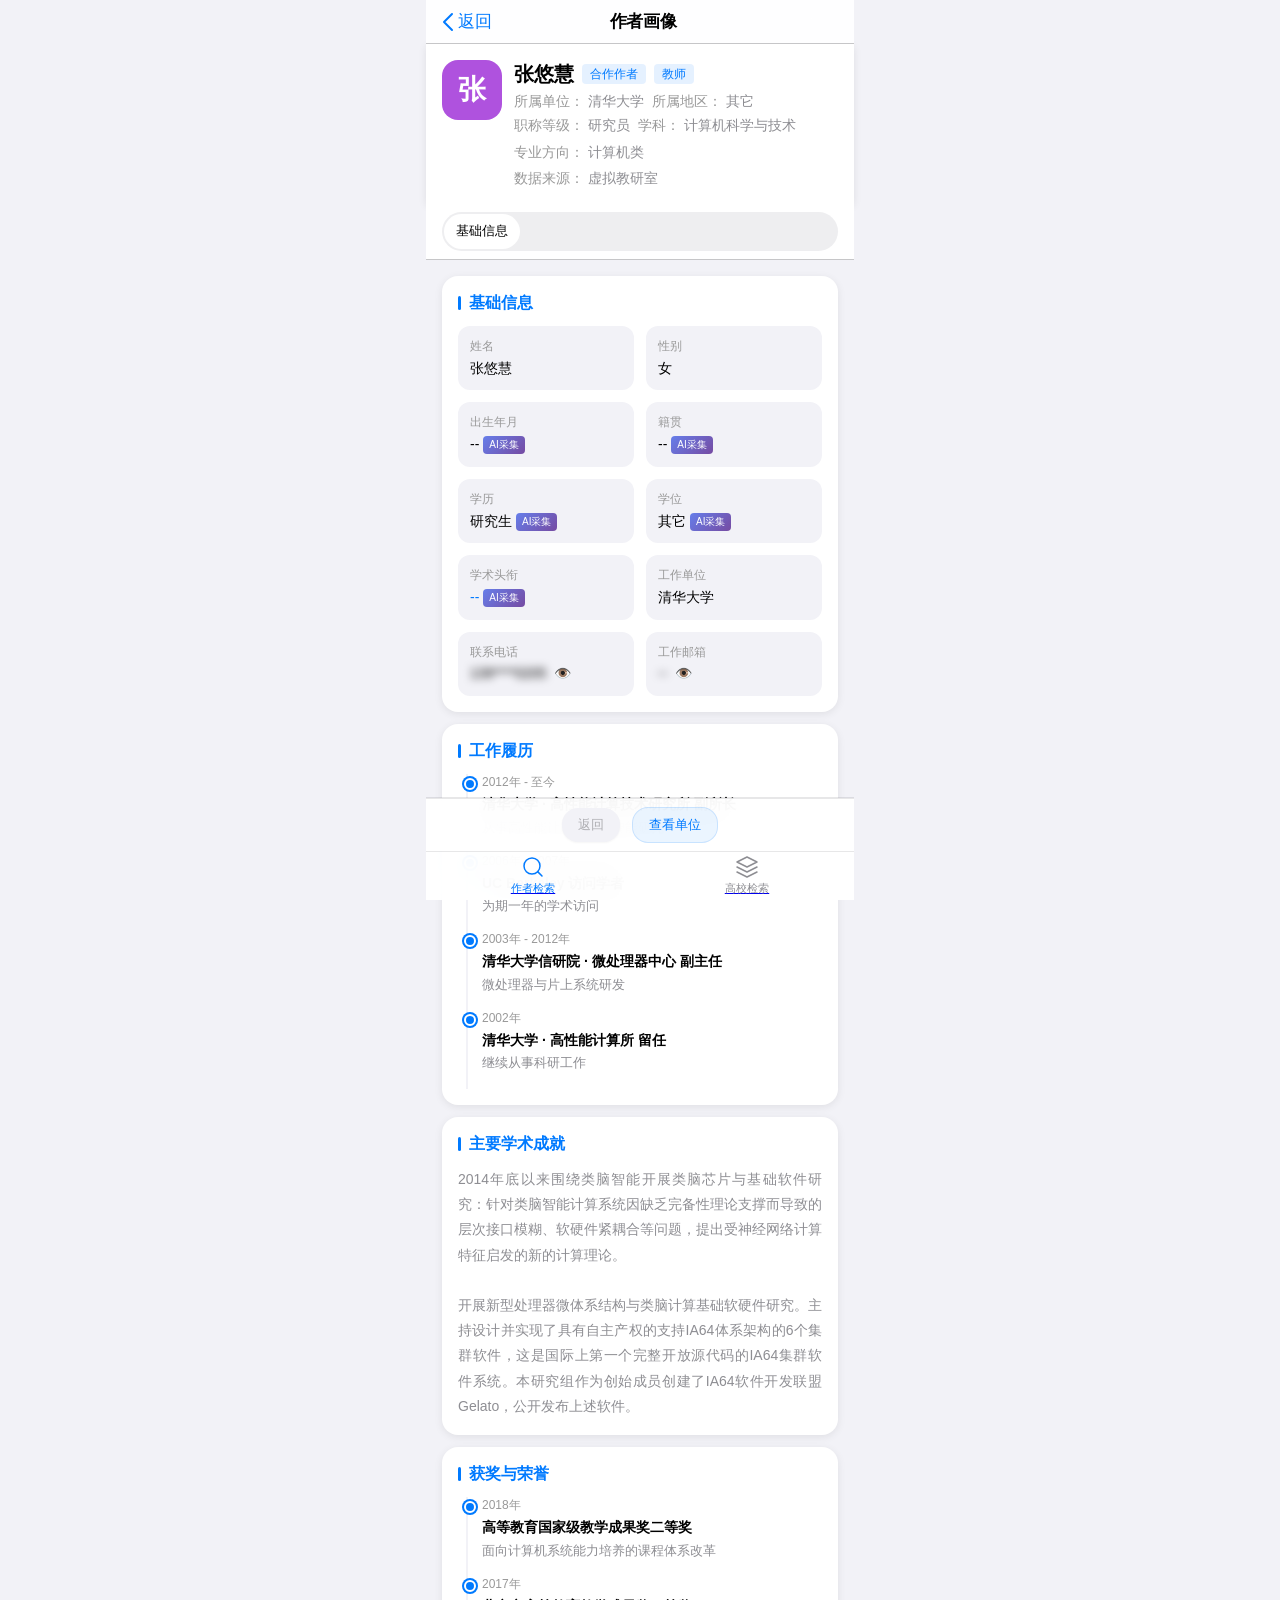
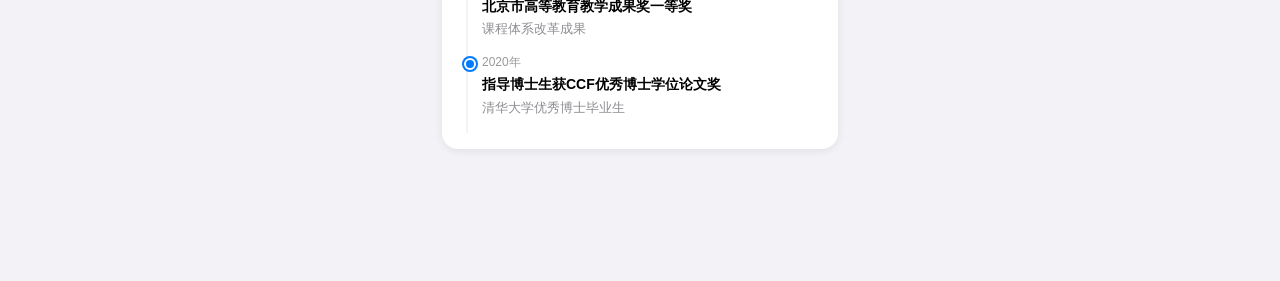
<file: teacher-profile.html>
<!DOCTYPE html>
<html lang="zh-CN">
<head>
    <meta charset="UTF-8">
    <meta name="viewport" content="width=device-width, initial-scale=1.0, maximum-scale=1.0, user-scalable=no">
    <title>作者画像 - 作者管理应用系统</title>

    
    <link rel="stylesheet" href="css/ios-navigation.css">
    <link rel="stylesheet" href="css/ios-components.css">
    <link rel="stylesheet" href="css/gesture-system.css">

    <style>
        
        * {
            margin: 0;
            padding: 0;
            box-sizing: border-box;
        }

        body {
            font-family: -apple-system, BlinkMacSystemFont, "SF Pro Text", "SF Pro Display", "Helvetica Neue", Arial, sans-serif;
            background-color: var(--ios-bg-secondary);
            color: var(--ios-text);
            padding-bottom: 104px;
            -webkit-font-smoothing: antialiased;
            -moz-osx-font-smoothing: grayscale;
        }

        
        .ios-header {
            background: var(--ios-bg);
            backdrop-filter: blur(20px);
            -webkit-backdrop-filter: blur(20px);
            background-color: rgba(255, 255, 255, 0.92);
            padding: 0 var(--ios-space-4);
            height: 44px;
            display: flex;
            align-items: center;
            justify-content: space-between;
            border-bottom: 0.5px solid var(--ios-separator-opaque);
            position: sticky;
            top: 0;
            z-index: 50;
        }

        .ios-header-title {
            font-size: var(--ios-text-lg);
            font-weight: var(--ios-weight-semibold);
            color: var(--ios-text);
            text-align: center;
            flex: 1;
            letter-spacing: -0.02em;
        }

        .ios-header-btn {
            min-width: 44px;
            min-height: 44px;
            display: flex;
            align-items: center;
            justify-content: center;
            color: var(--ios-blue);
            font-size: var(--ios-text-lg);
            cursor: pointer;
            transition: opacity var(--ios-duration-fast) var(--ios-ease);
        }

        .ios-header-btn:active {
            opacity: 0.6;
        }

        
        .profile-header {
            background: var(--ios-bg);
            padding: var(--ios-space-4);
            display: flex;
            gap: var(--ios-space-3);
            box-shadow: var(--ios-shadow-card);
        }

        .avatar {
            width: 60px;
            height: 60px;
            border-radius: var(--ios-radius-3);
            background: var(--ios-purple);
            display: flex;
            align-items: center;
            justify-content: center;
            color: white;
            font-size: var(--ios-text-2xl);
            font-weight: var(--ios-weight-semibold);
            flex-shrink: 0;
        }

        .info-section {
            flex: 1;
        }

        .name-row {
            display: flex;
            align-items: center;
            gap: var(--ios-space-2);
            flex-wrap: wrap;
        }

        .name {
            font-size: var(--ios-text-xl);
            font-weight: var(--ios-weight-semibold);
            color: var(--ios-text);
        }

        .tag {
            padding: 2px 8px;
            background: rgba(0, 122, 255, 0.1);
            color: var(--ios-blue);
            border-radius: 4px;
            font-size: 12px;
        }

        .academician-badge {
            display: inline-flex;
            align-items: center;
            padding: 3px var(--ios-space-2);
            background: linear-gradient(135deg, #f093fb 0%, #f5576c 100%);
            color: white;
            border-radius: var(--ios-radius-full);
            font-size: 11px;
            font-weight: var(--ios-weight-medium);
        }

        .info-meta {
            font-size: 14px;
            color: var(--ios-gray);
            margin-top: var(--ios-space-1);
            display: flex;
            gap: 8px;
            flex-wrap: wrap;
        }

        .info-meta-item {
            display: flex;
            align-items: center;
            gap: 4px;
        }

        .info-meta-item label {
            color: #999;
        }

        .status-badges {
            display: flex;
            gap: var(--ios-space-2);
            margin-top: var(--ios-space-2);
            flex-wrap: wrap;
        }

        
        .ios-segment-scroll {
            background: var(--ios-bg);
            padding: var(--ios-space-2) var(--ios-space-4);
            overflow-x: auto;
            white-space: nowrap;
            -webkit-overflow-scrolling: touch;
            border-bottom: 0.5px solid var(--ios-separator-opaque);
        }

        .ios-segment-scroll::-webkit-scrollbar {
            display: none;
        }

        .ios-segment-control.scrollable {
            display: inline-flex;
            min-width: 100%;
        }

        .ios-segment-item.scrollable {
            flex: none;
            min-width: 70px;
            padding: 8px 12px;
        }

        .ios-segment-item .badge {
            position: absolute;
            top: 2px;
            right: 2px;
            background: #f44336;
            color: white;
            border-radius: 50%;
            width: 16px;
            height: 16px;
            font-size: 10px;
            display: flex;
            align-items: center;
            justify-content: center;
        }

        
        .tab-content {
            display: none;
            padding: 16px;
        }

        .tab-content.active {
            display: block;
        }

        
        .section {
            background: var(--ios-bg);
            border-radius: var(--ios-radius-3);
            padding: 16px;
            margin-bottom: 12px;
            box-shadow: var(--ios-shadow-card);
        }

        .section-title {
            font-size: 16px;
            font-weight: 600;
            color: var(--ios-blue);
            margin-bottom: 12px;
            display: flex;
            align-items: center;
        }

        .section-title::before {
            content: '';
            width: 3px;
            height: 14px;
            background: var(--ios-blue);
            margin-right: 8px;
            border-radius: 2px;
        }

        
        .info-grid {
            display: grid;
            grid-template-columns: repeat(2, 1fr);
            gap: 12px;
        }

        .info-item {
            padding: 12px;
            background: var(--ios-gray-bg);
            border-radius: var(--ios-radius-2);
        }

        .info-item label {
            display: block;
            font-size: 12px;
            color: #999;
            margin-bottom: 4px;
        }

        .info-item .value {
            font-size: 14px;
            color: var(--ios-text);
            font-weight: 500;
            word-break: break-word;
        }

        .info-item .value.highlight {
            color: var(--ios-blue);
        }

        .ai-tag {
            display: inline-block;
            padding: 2px 6px;
            background: linear-gradient(135deg, #667eea 0%, #764ba2 100%);
            color: white;
            border-radius: 4px;
            font-size: 10px;
            font-weight: 500;
            margin-left: 4px;
            vertical-align: middle;
        }

        
        .timeline {
            position: relative;
            padding-left: 24px;
            margin-top: 8px;
        }

        .timeline::before {
            content: '';
            position: absolute;
            left: 8px;
            top: 0;
            bottom: 0;
            width: 2px;
            background: var(--ios-gray-bg);
        }

        .timeline-item {
            position: relative;
            padding-bottom: 16px;
        }

        .timeline-item::before {
            content: '';
            position: absolute;
            left: -18px;
            top: 4px;
            width: 8px;
            height: 8px;
            background: var(--ios-blue);
            border-radius: 50%;
            border: 2px solid white;
            box-shadow: 0 0 0 2px var(--ios-blue);
        }

        .timeline-item .time {
            font-size: 12px;
            color: #999;
            margin-bottom: 4px;
        }

        .timeline-item .title {
            font-size: 14px;
            font-weight: 600;
            color: var(--ios-text);
            margin-bottom: 4px;
        }

        .timeline-item .desc {
            font-size: 13px;
            color: var(--ios-gray);
        }

        
        .overview-cards {
            display: flex;
            gap: 12px;
            margin-bottom: 12px;
            flex-wrap: wrap;
        }

        .overview-card {
            flex: 1;
            min-width: 100px;
            background: var(--ios-bg);
            border-radius: var(--ios-radius-3);
            padding: 16px;
            box-shadow: var(--ios-shadow-card);
            border-top: 3px solid;
            cursor: pointer;
            transition: all 0.3s;
        }

        .overview-card.book {
            border-top-color: var(--ios-blue);
        }

        .overview-card.digital {
            border-top-color: var(--ios-purple);
        }

        .overview-card.journal {
            border-top-color: var(--ios-green);
        }

        .overview-card:active {
            transform: scale(0.98);
        }

        .overview-card-title {
            font-size: 13px;
            color: var(--ios-gray);
            margin-bottom: 8px;
        }

        .overview-card-value {
            font-size: 24px;
            font-weight: 700;
            color: var(--ios-blue);
        }

        .overview-card-meta {
            font-size: 11px;
            color: #999;
            margin-top: 6px;
        }

        
        .table-container {
            overflow-x: auto;
            -webkit-overflow-scrolling: touch;
        }

        .table-container::-webkit-scrollbar {
            display: none;
        }

        table {
            width: 100%;
            border-collapse: collapse;
            font-size: 13px;
            min-width: 500px;
        }

        thead {
            background: var(--ios-gray-bg);
        }

        th {
            padding: 10px 8px;
            text-align: left;
            font-weight: 600;
            color: var(--ios-gray);
            white-space: nowrap;
        }

        td {
            padding: 10px 8px;
            border-bottom: 0.5px solid var(--ios-separator-opaque);
            word-break: break-word;
        }

        tr:active {
            background: var(--ios-gray-bg);
        }

        .risk-badge {
            display: inline-block;
            padding: 2px 8px;
            border-radius: 4px;
            font-size: 11px;
            font-weight: 500;
        }

        .risk-badge.high {
            background: #f44336;
            color: white;
        }

        .risk-badge.medium {
            background: #ff9800;
            color: white;
        }

        .sentiment-positive {
            color: var(--ios-green);
        }

        .sentiment-negative {
            color: var(--ios-red);
        }

        .sentiment-neutral {
            color: var(--ios-gray);
        }

        
        .risk-card {
            background: var(--ios-bg);
            border-radius: var(--ios-radius-3);
            margin-bottom: 12px;
            overflow: hidden;
        }

        .risk-card.risk-high {
            background: rgba(255, 59, 48, 0.1);
            border-left: 4px solid var(--ios-red);
        }

        .risk-card.risk-medium {
            background: rgba(255, 149, 0, 0.1);
            border-left: 4px solid var(--ios-orange);
        }

        .risk-card-content {
            padding: 16px;
        }

        .risk-title {
            font-size: 15px;
            font-weight: 600;
            color: var(--ios-red);
        }

        .risk-card.risk-medium .risk-title {
            color: var(--ios-orange);
        }

        .risk-meta {
            font-size: 13px;
            color: var(--ios-gray);
            margin-top: 8px;
        }

        .risk-summary {
            font-size: 14px;
            color: var(--ios-text);
            margin-top: 8px;
            line-height: 1.5;
        }

        
        .sentiment-card {
            background: var(--ios-bg);
            border-radius: var(--ios-radius-3);
            padding: 16px;
            margin-bottom: 12px;
            box-shadow: var(--ios-shadow-card);
        }

        .sentiment-title {
            font-size: 15px;
            font-weight: 600;
            color: var(--ios-text);
            margin-bottom: 8px;
            line-height: 1.4;
        }

        .sentiment-meta {
            font-size: 13px;
            color: var(--ios-gray);
        }

        .sentiment-tag {
            display: inline-block;
            padding: 2px 8px;
            border-radius: 4px;
            font-size: 11px;
            font-weight: 500;
            margin-left: 8px;
        }

        .sentiment-tag.positive {
            background: rgba(52, 199, 89, 0.1);
            color: var(--ios-green);
        }

        .sentiment-tag.negative {
            background: rgba(255, 59, 48, 0.1);
            color: var(--ios-red);
        }

        .sentiment-tag.neutral {
            background: var(--ios-gray-bg);
            color: var(--ios-gray);
        }

        
        .filter-section {
            background: var(--ios-bg);
            padding: 12px 16px;
            border-radius: var(--ios-radius-3);
            margin-bottom: 12px;
            display: flex;
            gap: 8px;
            flex-wrap: wrap;
        }

        .filter-select {
            padding: 8px 12px;
            border: none;
            border-radius: var(--ios-radius-2);
            font-size: 14px;
            background: var(--ios-gray-bg);
            color: var(--ios-text);
            min-width: 100px;
        }

        
        .relation-card {
            background: var(--ios-bg);
            border-radius: var(--ios-radius-3);
            padding: 16px;
            margin-bottom: 12px;
            box-shadow: var(--ios-shadow-card);
            display: flex;
            align-items: center;
            gap: 12px;
        }

        .relation-avatar {
            width: 40px;
            height: 40px;
            border-radius: var(--ios-radius-2);
            background: var(--ios-blue);
            display: flex;
            align-items: center;
            justify-content: center;
            color: white;
            font-size: 16px;
            font-weight: 600;
        }

        .relation-info {
            flex: 1;
        }

        .relation-name {
            font-size: 15px;
            font-weight: 600;
            color: var(--ios-text);
        }

        .relation-type {
            display: inline-block;
            padding: 2px 8px;
            border-radius: 4px;
            font-size: 11px;
            background: rgba(0, 122, 255, 0.1);
            color: var(--ios-blue);
            margin-left: 8px;
        }

        .relation-meta {
            font-size: 13px;
            color: var(--ios-gray);
            margin-top: 4px;
        }

        
        .hidden-field {
            filter: blur(4px);
            user-select: none;
        }

        .hidden-field.visible {
            filter: none;
        }

        .eye-icon {
            cursor: pointer;
            margin-left: 8px;
            color: #6c757d;
            font-size: 14px;
        }

        .field-with-eye {
            display: flex;
            align-items: center;
        }

        
        .correction-form {
            background: var(--ios-bg);
            border-radius: var(--ios-radius-3);
            padding: 16px;
        }

        .form-group {
            margin-bottom: 16px;
        }

        .form-group label {
            display: block;
            font-size: 14px;
            color: var(--ios-gray);
            margin-bottom: 8px;
        }

        .form-group input,
        .form-group select,
        .form-group textarea {
            width: 100%;
            padding: 11px 16px;
            border: none;
            border-radius: var(--ios-radius-2);
            font-size: 15px;
            background: var(--ios-gray-bg);
            color: var(--ios-text);
        }

        .form-group textarea {
            min-height: 80px;
            resize: vertical;
        }

        
        .ios-toolbar.profile-toolbar {
            position: fixed;
            bottom: calc(var(--apple-nav-height, 49px) + var(--apple-safe-area, 0px));
            left: 50%;
            transform: translateX(-50%);
            width: 100%;
            max-width: 428px;
            background: rgba(255, 255, 255, 0.94);
            backdrop-filter: blur(20px);
            -webkit-backdrop-filter: blur(20px);
            border-top: 0.5px solid rgba(60, 60, 67, 0.12);
            padding: 8px 16px;
            display: flex;
            justify-content: center;
            gap: 12px;
            z-index: 40;
        }

        
        .text-block {
            font-size: 14px;
            color: var(--ios-gray);
            line-height: 1.8;
            text-align: justify;
        }

        
        .sub-tabs {
            display: flex;
            gap: 8px;
            margin-bottom: 12px;
            border-bottom: 1px solid var(--ios-separator-opaque);
            padding-bottom: 8px;
        }

        .sub-tab-btn {
            padding: 6px 12px;
            background: none;
            border: none;
            font-size: 13px;
            color: var(--ios-gray);
            cursor: pointer;
            border-radius: var(--ios-radius-2);
        }

        .sub-tab-btn.active {
            background: var(--ios-blue);
            color: white;
        }

        .sub-tab-content {
            display: none;
        }

        .sub-tab-content.active {
            display: block;
        }

        
        .product-type-badge {
            display: inline-block;
            padding: 2px 8px;
            border-radius: 4px;
            font-size: 11px;
            font-weight: 500;
        }

        .product-type-badge.book {
            background: rgba(0, 122, 255, 0.1);
            color: var(--ios-blue);
        }

        .product-type-badge.ebook {
            background: rgba(52, 199, 89, 0.1);
            color: var(--ios-green);
        }

        .product-type-badge.audio {
            background: rgba(255, 149, 0, 0.1);
            color: var(--ios-orange);
        }

        
        .btn-link {
            background: none;
            border: none;
            color: var(--ios-blue);
            cursor: pointer;
            font-size: 13px;
            padding: 4px 8px;
        }

        
        .match-indicator {
            display: inline-flex;
            align-items: center;
            gap: 4px;
            padding: 4px 8px;
            background: rgba(0, 122, 255, 0.1);
            color: var(--ios-blue);
            border-radius: var(--ios-radius-2);
            font-size: 12px;
            margin-bottom: 12px;
        }
    </style>
</head>
<body>
    
    <div class="ios-header">
        <div class="ios-header-btn left" onclick="goBack()">
            <svg width="12" height="20" viewBox="0 0 12 20" fill="none">
                <path d="M10 2L2 10L10 18" stroke="currentColor" stroke-width="2" stroke-linecap="round" stroke-linejoin="round"/>
            </svg>
            <span style="margin-left: 4px;">返回</span>
        </div>
        <div class="ios-header-title">作者画像</div>
        <div class="ios-header-btn right"></div>
    </div>

    
    <div class="profile-header">
        <div class="avatar">张</div>
        <div class="info-section">
            <div class="name-row">
                <span class="name">张悠慧</span>
                <span class="tag">合作作者</span>
                <span class="tag">教师</span>
            </div>
            <div class="info-meta">
                <div class="info-meta-item">
                    <label>所属单位：</label>
                    <span>清华大学</span>
                </div>
                <div class="info-meta-item">
                    <label>所属地区：</label>
                    <span>其它</span>
                </div>
            </div>
            <div class="info-meta">
                <div class="info-meta-item">
                    <label>职称等级：</label>
                    <span>研究员</span>
                </div>
                <div class="info-meta-item">
                    <label>学科：</label>
                    <span>计算机科学与技术</span>
                </div>
                <div class="info-meta-item">
                    <label>专业方向：</label>
                    <span>计算机类</span>
                </div>
            </div>
            <div class="info-meta" style="margin-top: 6px;">
                <div class="info-meta-item">
                    <label>数据来源：</label>
                    <span>虚拟教研室</span>
                </div>
            </div>
        </div>
    </div>

    
    <div class="ios-segment-scroll">
        <div class="ios-segment-control scrollable">
            <div class="ios-segment-item scrollable active">基础信息</div>
        </div>
    </div>

    
    <div class="tab-content active" id="tab-basic">
        
        <div class="section">
            <div class="section-title">基础信息</div>
            <div class="info-grid">
                <div class="info-item">
                    <label>姓名</label>
                    <div class="value">张悠慧</div>
                </div>
                <div class="info-item">
                    <label>性别</label>
                    <div class="value">女</div>
                </div>
                <div class="info-item">
                    <label>出生年月</label>
                    <div class="value">--<span class="ai-tag">AI采集</span></div>
                </div>
                <div class="info-item">
                    <label>籍贯</label>
                    <div class="value">--<span class="ai-tag">AI采集</span></div>
                </div>
                <div class="info-item">
                    <label>学历</label>
                    <div class="value">研究生<span class="ai-tag">AI采集</span></div>
                </div>
                <div class="info-item">
                    <label>学位</label>
                    <div class="value">其它<span class="ai-tag">AI采集</span></div>
                </div>
                <div class="info-item">
                    <label>学术头衔</label>
                    <div class="value highlight">--<span class="ai-tag">AI采集</span></div>
                </div>
                <div class="info-item">
                    <label>工作单位</label>
                    <div class="value">清华大学</div>
                </div>
                <div class="info-item">
                    <label>联系电话</label>
                    <div class="value field-with-eye">
                        <span class="hidden-field" id="phoneField">139****0205</span>
                        <span class="eye-icon" onclick="toggleField('phoneField')">👁️</span>
                    </div>
                </div>
                <div class="info-item">
                    <label>工作邮箱</label>
                    <div class="value field-with-eye">
                        <span class="hidden-field" id="emailField">--</span>
                        <span class="eye-icon" onclick="toggleField('emailField')">👁️</span>
                    </div>
                </div>
            </div>
        </div>

        
        <div class="section">
            <div class="section-title">工作履历</div>
            <div class="timeline">
                <div class="timeline-item">
                    <div class="time">2012年 - 至今</div>
                    <div class="title">清华大学 · 高性能计算技术研究所 副所长</div>
                    <div class="desc">从事高性能计算与类脑智能研究</div>
                </div>
                <div class="timeline-item">
                    <div class="time">2006年 - 2007年</div>
                    <div class="title">UC Berkeley 访问学者</div>
                    <div class="desc">为期一年的学术访问</div>
                </div>
                <div class="timeline-item">
                    <div class="time">2003年 - 2012年</div>
                    <div class="title">清华大学信研院 · 微处理器中心 副主任</div>
                    <div class="desc">微处理器与片上系统研发</div>
                </div>
                <div class="timeline-item">
                    <div class="time">2002年</div>
                    <div class="title">清华大学 · 高性能计算所 留任</div>
                    <div class="desc">继续从事科研工作</div>
                </div>
            </div>
        </div>

        
        <div class="section">
            <div class="section-title">主要学术成就</div>
            <div class="text-block">
                2014年底以来围绕类脑智能开展类脑芯片与基础软件研究：针对类脑智能计算系统因缺乏完备性理论支撑而导致的层次接口模糊、软硬件紧耦合等问题，提出受神经网络计算特征启发的新的计算理论。
                <br><br>
                开展新型处理器微体系结构与类脑计算基础软硬件研究。主持设计并实现了具有自主产权的支持IA64体系架构的6个集群软件，这是国际上第一个完整开放源代码的IA64集群软件系统。本研究组作为创始成员创建了IA64软件开发联盟Gelato，公开发布上述软件。
            </div>
        </div>

        
        <div class="section">
            <div class="section-title">获奖与荣誉</div>
            <div class="timeline">
                <div class="timeline-item">
                    <div class="time">2018年</div>
                    <div class="title">高等教育国家级教学成果奖二等奖</div>
                    <div class="desc">面向计算机系统能力培养的课程体系改革</div>
                </div>
                <div class="timeline-item">
                    <div class="time">2017年</div>
                    <div class="title">北京市高等教育教学成果奖一等奖</div>
                    <div class="desc">课程体系改革成果</div>
                </div>
                <div class="timeline-item">
                    <div class="time">2020年</div>
                    <div class="title">指导博士生获CCF优秀博士学位论文奖</div>
                    <div class="desc">清华大学优秀博士毕业生</div>
                </div>
            </div>
        </div>
    </div>

    
    <div class="ios-toolbar profile-toolbar">
        <button class="ios-btn-capsule gray small" onclick="goBack()">返回</button>
        <button class="ios-btn-capsule secondary small" onclick="viewUniversity()">查看单位</button>
    </div>

    
    <nav class="ios-tab-nav">
        <a href="teacher-list.html" class="ios-tab-item active" data-tab="teachers">
            <div class="ios-tab-icon">
                <svg width="24" height="24" viewBox="0 0 24 24" fill="none" stroke="currentColor" stroke-width="1.5">
                    <circle cx="11" cy="11" r="8"/>
                    <path d="M21 21l-4.35-4.35"/>
                </svg>
            </div>
            <div class="ios-tab-label">作者检索</div>
        </a>
        <a href="university-list.html" class="ios-tab-item" data-tab="universities">
            <div class="ios-tab-icon">
                <svg width="24" height="24" viewBox="0 0 24 24" fill="none" stroke="currentColor" stroke-width="1.5">
                    <path d="M12 2L2 7l10 5 10-5-10-5z"/>
                    <path d="M2 17l10 5 10-5"/>
                    <path d="M2 12l10 5 10-5"/>
                </svg>
            </div>
            <div class="ios-tab-label">高校检索</div>
        </a>
        <a href="warning-management.html" class="ios-tab-item" data-tab="warnings" style="display: none;">
            <div class="ios-tab-icon">
                <svg width="24" height="24" viewBox="0 0 24 24" fill="none" stroke="currentColor" stroke-width="1.5">
                    <path d="M10.29 3.86L1.82 18a2 2 0 0 0 1.71 3h16.94a2 2 0 0 0 1.71-3L13.71 3.86a2 2 0 0 0-3.42 0z"/>
                    <line x1="12" y1="9" x2="12" y2="13"/>
                    <line x1="12" y1="17" x2="12.01" y2="17"/>
                </svg>
            </div>
            <div class="ios-tab-label">预警管理</div>
        </a>
        <a href="my.html" class="ios-tab-item" data-tab="my" style="display: none;">
            <div class="ios-tab-icon">
                <svg width="24" height="24" viewBox="0 0 24 24" fill="none" stroke="currentColor" stroke-width="1.5">
                    <path d="M20 21v-2a4 4 0 0 0-4-4H8a4 4 0 0 0-4 4v2"/>
                    <circle cx="12" cy="7" r="4"/>
                </svg>
            </div>
            <div class="ios-tab-label">我的</div>
        </a>
    </nav>

    
    <script src="js/ios-navigation.js"></script>
    <script src="js/gesture-handler.js"></script>

    <script>
        
        function goBack() {
            history.back();
        }

        
        function toggleField(fieldId) {
            const field = document.getElementById(fieldId);
            field.classList.toggle('hidden');
            field.classList.toggle('visible');
        }

        
        function viewUniversity() {
            window.location.href = 'university-profile.html?id=' + encodeURIComponent('清华大学');
        }

        
        document.addEventListener('DOMContentLoaded', function() {
            const urlParams = new URLSearchParams(window.location.search);
            const id = urlParams.get('id');

            if (id) {
                console.log('加载作者画像数据，ID:', id);
            }
        });
    </script>
</body>
</html>
</file>
<file: css/ios-navigation.css>
/**
 * Apple Design Style CSS v3.0 - 苹果设计风格
 * 升级日期: 2026-05-18
 * 设计风格: Apple Human Interface Guidelines
 */

/* ===== Apple 设计系统变量 ===== */
:root {
    /* Apple 标准色系 */
    --apple-blue: #007AFF;
    --apple-green: #34C759;
    --apple-orange: #FF9500;
    --apple-red: #FF3B30;
    --apple-purple: #AF52DE;
    --apple-pink: #FF2D55;
    --apple-teal: #5AC8FA;
    --apple-indigo: #5856D6;
    --apple-pink: #FF2D55;
    --apple-teal: #5AC8FA;

    /* 额外兼容变量 */
    --ios-blue-dark: #0051D5;
    --ios-blue-light: #5AC8FA;
    --ios-green-light: #66D47E;
    --ios-red-light: #FF6961;
    --ios-orange-light: #FFB340;
    --ios-purple-light: #C77DEB;
    --ios-indigo-light: #7B79E8;
    --ios-radius-lg: 16px;
    --ios-ease-bounce: cubic-bezier(0.34, 1.56, 0.64, 1);
    --ios-shadow-inset: inset 0 1px 2px rgba(0, 0, 0, 0.04);

    /* Apple 灰色系统 */
    --apple-gray-1: #8E8E93;
    --apple-gray-2: #AEAEB2;
    --apple-gray-3: #C7C7CC;
    --apple-gray-4: #D1D1D6;
    --apple-gray-5: #E5E5EA;
    --apple-gray-6: #F2F2F7;

    /* Apple 背景 */
    --apple-bg-primary: #FFFFFF;
    --apple-bg-secondary: #F2F2F7;
    --apple-bg-tertiary: #FFFFFF;
    --apple-bg-grouped: #F2F2F7;
    --apple-bg-grouped-secondary: #FFFFFF;

    /* Apple 文字 */
    --apple-text-primary: #000000;
    --apple-text-secondary: #3C3C43;
    --apple-text-tertiary: #3C3C4399;
    --apple-text-quaternary: #3C3C434D;

    /* Apple 分隔线 */
    --apple-separator: rgba(60, 60, 67, 0.12);
    --apple-separator-opaque: #C6C6C8;

    /* Apple 填充 */
    --apple-fill-primary: rgba(120, 120, 128, 0.2);
    --apple-fill-secondary: rgba(120, 120, 128, 0.16);
    --apple-fill-tertiary: rgba(118, 118, 128, 0.12);
    --apple-fill-quaternary: rgba(116, 116, 128, 0.08);

    /* 圆角系统 - Apple 标准 */
    --apple-radius-small: 8px;
    --apple-radius-medium: 12px;
    --apple-radius-large: 16px;
    --apple-radius-xlarge: 20px;
    --apple-radius-continuous: 22px; /* Apple 连续圆角 */
    --apple-radius-full: 999px;

    /* 阴影系统 - Apple 柔和阴影 */
    --apple-shadow-subtle: 0 1px 2px rgba(0, 0, 0, 0.04);
    --apple-shadow-default: 0 2px 8px rgba(0, 0, 0, 0.08);
    --apple-shadow-elevated: 0 4px 16px rgba(0, 0, 0, 0.12);
    --apple-shadow-modal: 0 8px 32px rgba(0, 0, 0, 0.16);

    /* 间距系统 */
    --apple-spacing-xs: 4px;
    --apple-spacing-sm: 8px;
    --apple-spacing-md: 12px;
    --apple-spacing-lg: 16px;
    --apple-spacing-xl: 20px;
    --apple-spacing-2xl: 24px;
    --apple-spacing-3xl: 32px;

    /* 字体系统 - SF Pro 风格 */
    --apple-font-system: -apple-system, BlinkMacSystemFont, "SF Pro Text", "SF Pro Display", "Helvetica Neue", Arial, sans-serif;
    --apple-font-size-caption2: 11px;
    --apple-font-size-caption1: 12px;
    --apple-font-size-footnote: 13px;
    --apple-font-size-subhead: 15px;
    --apple-font-size-body: 17px;
    --apple-font-size-headline: 17px;
    --apple-font-size-title3: 20px;
    --apple-font-size-title2: 22px;
    --apple-font-size-title1: 28px;
    --apple-font-size-large-title: 34px;

    /* 字重 */
    --apple-weight-regular: 400;
    --apple-weight-medium: 500;
    --apple-weight-semibold: 600;
    --apple-weight-bold: 700;

    /* 行高 */
    --apple-lineheight-tight: 1.2;
    --apple-lineheight-normal: 1.4;
    --apple-lineheight-relaxed: 1.5;

    /* 动效 - Apple 流畅曲线 */
    --apple-duration-fast: 0.15s;
    --apple-duration-normal: 0.25s;
    --apple-duration-slow: 0.35s;
    --apple-duration-modal: 0.4s;
    --apple-ease: cubic-bezier(0.25, 0.1, 0.25, 1);
    --apple-ease-out: cubic-bezier(0, 0, 0.2, 1);
    --apple-ease-in: cubic-bezier(0.4, 0, 1, 1);
    --apple-ease-spring: cubic-bezier(0.175, 0.885, 0.32, 1.275);

    /* 毛玻璃 */
    --apple-blur-light: blur(20px);
    --apple-blur-medium: blur(40px);
    --apple-blur-heavy: blur(60px);

    /* 导航高度 */
    --apple-nav-height: 49px;
    --apple-header-height: 44px;
    --apple-header-large-height: 96px;
    --apple-safe-area: env(safe-area-inset-bottom, 0);

    /* 兼容旧变量名 */
    --ios-blue: var(--apple-blue);
    --ios-green: var(--apple-green);
    --ios-orange: var(--apple-orange);
    --ios-red: var(--apple-red);
    --ios-purple: var(--apple-purple);
    --ios-indigo: var(--apple-indigo);
    --ios-teal: var(--apple-teal);
    --ios-gray: var(--apple-gray-1);
    --ios-gray-bg: var(--apple-gray-6);
    --ios-gray-dark: var(--apple-gray-2);
    --ios-bg: var(--apple-bg-primary);
    --ios-bg-secondary: var(--apple-bg-secondary);
    --ios-text: var(--apple-text-primary);
    --ios-text-secondary: var(--apple-text-secondary);
    --ios-separator: var(--apple-separator);
    --ios-separator-opaque: var(--apple-separator-opaque);
    --ios-shadow-card: var(--apple-shadow-default);
    --ios-shadow-1: var(--apple-shadow-subtle);
    --ios-shadow-2: var(--apple-shadow-default);
    --ios-shadow-3: var(--apple-shadow-elevated);
    --ios-shadow-modal: var(--apple-shadow-modal);
    --ios-shadow-nav: 0 -1px 0 var(--apple-separator);
    --ios-shadow-md: var(--apple-shadow-default);
    --ios-shadow-sm: var(--apple-shadow-subtle);
    --ios-radius-1: var(--apple-radius-small);
    --ios-radius-2: var(--apple-radius-medium);
    --ios-radius-3: var(--apple-radius-large);
    --ios-radius-4: var(--apple-radius-xlarge);
    --ios-radius-full: var(--apple-radius-full);
    --ios-space-1: var(--apple-spacing-xs);
    --ios-space-2: var(--apple-spacing-sm);
    --ios-space-3: var(--apple-spacing-md);
    --ios-space-4: var(--apple-spacing-lg);
    --ios-space-5: var(--apple-spacing-xl);
    --ios-space-6: var(--apple-spacing-2xl);
    --ios-text-xs: var(--apple-font-size-caption2);
    --ios-text-sm: var(--apple-font-size-footnote);
    --ios-text-base: var(--apple-font-size-subhead);
    --ios-text-lg: var(--apple-font-size-body);
    --ios-text-xl: var(--apple-font-size-title3);
    --ios-text-2xl: var(--apple-font-size-title1);
    --ios-weight-normal: var(--apple-weight-regular);
    --ios-weight-medium: var(--apple-weight-medium);
    --ios-weight-semibold: var(--apple-weight-semibold);
    --ios-weight-bold: var(--apple-weight-bold);
    --ios-leading-normal: var(--apple-lineheight-normal);
    --ios-duration-fast: var(--apple-duration-fast);
    --ios-duration-normal: var(--apple-duration-normal);
    --ios-duration-slow: var(--apple-duration-slow);
    --ios-ease: var(--apple-ease);
    --ios-ease-out: var(--apple-ease-out);
    --ios-icon-sm: 16px;
    --ios-icon-base: 20px;
    --ios-icon-lg: 24px;
    --ios-card-margin: var(--apple-spacing-md);
    --ios-card-padding: var(--apple-spacing-lg);
}

/* ===== Apple 页面基础 ===== */
body {
    font-family: var(--apple-font-system);
    font-size: var(--apple-font-size-body);
    line-height: var(--apple-lineheight-normal);
    color: var(--apple-text-primary);
    background-color: var(--apple-bg-secondary);
    min-width: 375px;
    max-width: 428px;
    margin: 0 auto;
    padding: 0;
    -webkit-font-smoothing: antialiased;
    -moz-osx-font-smoothing: grayscale;
    text-rendering: optimizeLegibility;
    overflow-x: hidden;
}

* {
    box-sizing: border-box;
    -webkit-tap-highlight-color: transparent;
}

/* ===== Apple 毛玻璃导航栏 ===== */
.apple-tab-nav {
    position: fixed;
    bottom: 0;
    max-width: 428px;
    left: 50%;
    transform: translateX(-50%);
    width: 100%;
    height: var(--apple-nav-height);
    background: rgba(255, 255, 255, 0.94);
    backdrop-filter: var(--apple-blur-light);
    -webkit-backdrop-filter: var(--apple-blur-light);
    border-top: 0.5px solid var(--apple-separator);
    display: flex;
    justify-content: space-around;
    align-items: center;
    padding-bottom: var(--apple-safe-area);
    z-index: 100;
}

/* 兼容旧类名 */
.ios-tab-nav {
    position: fixed;
    bottom: 0;
    max-width: 428px;
    left: 50%;
    transform: translateX(-50%);
    width: 100%;
    height: var(--apple-nav-height);
    background: rgba(255, 255, 255, 0.94);
    backdrop-filter: var(--apple-blur-light);
    -webkit-backdrop-filter: var(--apple-blur-light);
    border-top: 0.5px solid var(--apple-separator);
    display: flex;
    justify-content: space-around;
    align-items: center;
    padding-bottom: var(--apple-safe-area);
    z-index: 100;
}

.ios-tab-item {
    display: flex;
    flex-direction: column;
    align-items: center;
    justify-content: center;
    min-width: 64px;
    min-height: 44px;
    padding: var(--apple-spacing-xs) var(--apple-spacing-sm);
    cursor: pointer;
    transition: transform var(--apple-duration-fast) var(--apple-ease-spring);
}

.ios-tab-item:active {
    transform: scale(0.92);
}

.ios-tab-icon {
    width: 24px;
    height: 24px;
    display: flex;
    align-items: center;
    justify-content: center;
    color: var(--apple-gray-1);
    transition: color var(--apple-duration-normal) var(--apple-ease);
}

.ios-tab-icon svg {
    width: 24px;
    height: 24px;
    stroke-width: 1.5;
    stroke-linecap: round;
    stroke-linejoin: round;
}

.ios-tab-item.active .ios-tab-icon {
    color: var(--apple-blue);
}

.ios-tab-label {
    font-size: var(--apple-font-size-caption2);
    font-weight: var(--apple-weight-medium);
    color: var(--apple-gray-1);
    margin-top: 2px;
    letter-spacing: 0.01em;
    transition: color var(--apple-duration-normal) var(--apple-ease);
}

.ios-tab-item.active .ios-tab-label {
    color: var(--apple-blue);
}

/* ===== Apple 大标题头部 ===== */
.ios-header-large {
    background: rgba(255, 255, 255, 0.96);
    backdrop-filter: var(--apple-blur-light);
    -webkit-backdrop-filter: var(--apple-blur-light);
    padding: var(--apple-spacing-sm) var(--apple-spacing-lg) var(--apple-spacing-md);
    border-bottom: 0.5px solid var(--apple-separator);
    position: sticky;
    top: 0;
    z-index: 50;
}

.ios-header-large-title {
    font-size: var(--apple-font-size-large-title);
    font-weight: var(--apple-weight-bold);
    color: var(--apple-text-primary);
    letter-spacing: -0.04em;
    line-height: var(--apple-lineheight-tight);
    margin-top: var(--apple-spacing-sm);
}

/* ===== Apple 顶部导航栏 ===== */
.ios-header {
    background: rgba(255, 255, 255, 0.96);
    backdrop-filter: var(--apple-blur-light);
    -webkit-backdrop-filter: var(--apple-blur-light);
    padding: 0 var(--apple-spacing-lg);
    height: var(--apple-header-height);
    display: flex;
    align-items: center;
    justify-content: space-between;
    position: sticky;
    top: 0;
    z-index: 50;
    border-bottom: 0.5px solid var(--apple-separator);
}

.ios-header-title {
    font-size: var(--apple-font-size-headline);
    font-weight: var(--apple-weight-semibold);
    color: var(--apple-text-primary);
    text-align: center;
    flex: 1;
    letter-spacing: -0.02em;
}

.ios-header-btn {
    min-width: 44px;
    min-height: 44px;
    display: flex;
    align-items: center;
    justify-content: center;
    color: var(--apple-blue);
    font-size: var(--apple-font-size-body);
    font-weight: var(--apple-weight-regular);
    cursor: pointer;
    transition: opacity var(--apple-duration-fast) var(--apple-ease);
}

.ios-header-btn:active {
    opacity: 0.5;
}

/* ===== Apple 卡片 ===== */
.ios-card {
    background: var(--apple-bg-primary);
    border-radius: var(--apple-radius-large);
    margin: 0 0 var(--apple-spacing-md) 0;
    overflow: hidden;
}

.ios-card-content {
    padding: var(--apple-spacing-lg);
}

.ios-card-interactive {
    cursor: pointer;
    transition: background var(--apple-duration-fast) var(--apple-ease);
}

.ios-card-interactive:active {
    background: var(--apple-fill-quaternary);
}

/* ===== Apple 列表 ===== */
.ios-list {
    background: var(--apple-bg-primary);
    border-radius: var(--apple-radius-large);
    margin: 0 0 var(--apple-spacing-md) 0;
    overflow: hidden;
}

.ios-list-item {
    display: flex;
    align-items: center;
    padding: var(--apple-spacing-md) var(--apple-spacing-lg);
    min-height: 44px;
    cursor: pointer;
    position: relative;
    transition: background var(--apple-duration-fast) var(--apple-ease);
}

.ios-list-item:not(:last-child)::after {
    content: '';
    position: absolute;
    bottom: 0;
    left: var(--apple-spacing-lg);
    right: var(--apple-spacing-lg);
    height: 0.5px;
    background: var(--apple-separator);
}

.ios-list-item:active {
    background: var(--apple-fill-tertiary);
}

.ios-list-icon {
    width: 28px;
    height: 28px;
    display: flex;
    align-items: center;
    justify-content: center;
    color: var(--apple-blue);
    margin-right: var(--apple-spacing-lg);
}

.ios-list-content {
    flex: 1;
    min-width: 0;
}

.ios-list-title {
    font-size: var(--apple-font-size-body);
    font-weight: var(--apple-weight-regular);
    color: var(--apple-text-primary);
}

.ios-list-subtitle {
    font-size: var(--apple-font-size-footnote);
    color: var(--apple-gray-1);
    margin-top: 2px;
}

.ios-list-chevron {
    width: 8px;
    height: 13px;
    margin-left: var(--apple-spacing-sm);
    color: var(--apple-gray-3);
}

.ios-list-right {
    font-size: var(--apple-font-size-subhead);
    color: var(--apple-gray-1);
    margin-left: var(--apple-spacing-sm);
}

/* ===== Apple 按钮 ===== */
.ios-btn-capsule {
    display: inline-flex;
    align-items: center;
    justify-content: center;
    padding: var(--apple-spacing-md) var(--apple-spacing-xl);
    border-radius: var(--apple-radius-full);
    font-size: var(--apple-font-size-subhead);
    font-weight: var(--apple-weight-medium);
    cursor: pointer;
    min-height: 44px;
    transition: all var(--apple-duration-fast) var(--apple-ease);
}

.ios-btn-capsule:active {
    transform: scale(0.98);
}

.ios-btn-capsule.primary {
    background: var(--apple-blue);
    color: white;
}

.ios-btn-capsule.primary:active {
    background: rgba(0, 122, 255, 0.8);
}

.ios-btn-capsule.secondary {
    background: transparent;
    color: var(--apple-blue);
}

.ios-btn-capsule.secondary:active {
    background: var(--apple-fill-tertiary);
}

.ios-btn-capsule.gray {
    background: var(--apple-fill-secondary);
    color: var(--apple-text-primary);
}

.ios-btn-capsule.gray:active {
    background: var(--apple-fill-primary);
}

.ios-btn-capsule.danger {
    background: var(--apple-red);
    color: white;
}

.ios-btn-capsule.danger:active {
    background: rgba(255, 59, 48, 0.8);
}

.ios-btn-capsule.small {
    padding: var(--apple-spacing-sm) var(--apple-spacing-md);
    font-size: var(--apple-font-size-footnote);
    min-height: 32px;
    border-radius: var(--apple-radius-medium);
}

/* ===== Apple 输入框 ===== */
.ios-input {
    width: 100%;
    padding: var(--apple-spacing-md) var(--apple-spacing-lg);
    border: none;
    border-radius: var(--apple-radius-medium);
    font-size: var(--apple-font-size-subhead);
    color: var(--apple-text-primary);
    background: var(--apple-fill-tertiary);
    outline: none;
    min-height: 44px;
    transition: background var(--apple-duration-fast) var(--apple-ease);
}

.ios-input:focus {
    background: var(--apple-fill-secondary);
}

.ios-input::placeholder {
    color: var(--apple-gray-1);
}

/* ===== Apple 徽章 ===== */
.ios-badge {
    display: inline-flex;
    align-items: center;
    justify-content: center;
    padding: 2px 8px;
    border-radius: var(--apple-radius-full);
    font-size: var(--apple-font-size-caption2);
    font-weight: var(--apple-weight-medium);
    min-width: 18px;
}

.ios-badge.success {
    background: var(--apple-green);
    color: white;
}

.ios-badge.warning {
    background: var(--apple-orange);
    color: white;
}

.ios-badge.danger {
    background: var(--apple-red);
    color: white;
}

.ios-badge.info {
    background: var(--apple-blue);
    color: white;
}

.ios-badge.gray {
    background: var(--apple-fill-secondary);
    color: var(--apple-gray-1);
}

/* Apple 状态文字 */
.ios-status-text {
    font-size: var(--apple-font-size-footnote);
    font-weight: var(--apple-weight-medium);
}

.ios-status-text.success { color: var(--apple-green); }
.ios-status-text.warning { color: var(--apple-orange); }
.ios-status-text.danger { color: var(--apple-red); }
.ios-status-text.info { color: var(--apple-blue); }
.ios-status-text.gray { color: var(--apple-gray-1); }

/* ===== Apple 弹窗 ===== */
.ios-modal-overlay {
    position: fixed;
    inset: 0;
    background: rgba(0, 0, 0, 0.4);
    backdrop-filter: blur(4px);
    display: flex;
    align-items: center;
    justify-content: center;
    z-index: 200;
    opacity: 0;
    visibility: hidden;
    transition: all var(--apple-duration-modal) var(--apple-ease);
}

.ios-modal-overlay.show {
    opacity: 1;
    visibility: visible;
}

.ios-modal {
    background: rgba(255, 255, 255, 0.95);
    backdrop-filter: var(--apple-blur-medium);
    -webkit-backdrop-filter: var(--apple-blur-medium);
    border-radius: 14px;
    width: 270px;
    overflow: hidden;
    transform: scale(0.85);
    opacity: 0;
    transition: all var(--apple-duration-modal) var(--apple-ease-spring);
}

.ios-modal-overlay.show .ios-modal {
    transform: scale(1);
    opacity: 1;
}

.ios-modal-header {
    padding: var(--apple-spacing-lg) var(--apple-spacing-lg) var(--apple-spacing-sm);
    text-align: center;
}

.ios-modal-title {
    font-size: var(--apple-font-size-headline);
    font-weight: var(--apple-weight-semibold);
    color: var(--apple-text-primary);
    letter-spacing: -0.02em;
}

.ios-modal-body {
    padding: var(--apple-spacing-sm) var(--apple-spacing-lg) var(--apple-spacing-lg);
    text-align: center;
}

.ios-modal-text {
    font-size: var(--apple-font-size-footnote);
    color: var(--apple-text-secondary);
    line-height: var(--apple-lineheight-normal);
}

.ios-modal-footer {
    display: flex;
    border-top: 0.5px solid var(--apple-separator);
}

.ios-modal-btn {
    flex: 1;
    padding: var(--apple-spacing-lg);
    font-size: var(--apple-font-size-body);
    font-weight: var(--apple-weight-regular);
    text-align: center;
    cursor: pointer;
    min-height: 44px;
    display: flex;
    align-items: center;
    justify-content: center;
    transition: background var(--apple-duration-fast) var(--apple-ease);
}

.ios-modal-btn:not(:last-child) {
    border-right: 0.5px solid var(--apple-separator);
}

.ios-modal-btn:active {
    background: var(--apple-fill-tertiary);
}

.ios-modal-btn.cancel { color: var(--apple-blue); }
.ios-modal-btn.confirm { color: var(--apple-blue); font-weight: var(--apple-weight-semibold); }
.ios-modal-btn.destructive { color: var(--apple-red); }

.ios-modal-large {
    width: 320px;
    max-width: 90vw;
}

/* ===== Apple 筛选区域 ===== */
.filter-section {
    background: var(--apple-bg-primary);
    margin: var(--apple-spacing-md) var(--apple-spacing-lg);
    border-radius: var(--apple-radius-large);
    overflow: hidden;
}

.filter-toggle-btn-main {
    width: 100%;
    padding: var(--apple-spacing-md) var(--apple-spacing-lg);
    background: transparent;
    border: none;
    color: var(--apple-blue);
    font-size: var(--apple-font-size-body);
    font-weight: var(--apple-weight-medium);
    cursor: pointer;
    display: flex;
    justify-content: space-between;
    align-items: center;
    min-height: 44px;
}

.filter-toggle-btn-main:active {
    background: var(--apple-fill-tertiary);
}

.filter-panel {
    display: none;
    padding: var(--apple-spacing-lg);
}

.filter-panel.show {
    display: block;
}

.filter-grid {
    display: grid;
    grid-template-columns: 1fr 1fr;
    gap: var(--apple-spacing-md);
}

.filter-item {
    margin-bottom: var(--apple-spacing-md);
}

.filter-item.full-width {
    grid-column: span 2;
}

.filter-item label {
    display: block;
    font-size: var(--apple-font-size-footnote);
    color: var(--apple-gray-1);
    margin-bottom: var(--apple-spacing-sm);
}

.filter-item input,
.filter-item select {
    width: 100%;
    padding: var(--apple-spacing-md) var(--apple-spacing-lg);
    border: none;
    border-radius: var(--apple-radius-medium);
    font-size: var(--apple-font-size-subhead);
    background: var(--apple-fill-tertiary);
    color: var(--apple-text-primary);
    min-height: 44px;
}

.filter-buttons {
    display: flex;
    gap: var(--apple-spacing-md);
    margin-top: var(--apple-spacing-lg);
}

/* ===== Apple 统计栏 ===== */
.stats-bar {
    display: flex;
    flex-wrap: wrap;
    gap: var(--apple-spacing-md);
    padding: var(--apple-spacing-md) var(--apple-spacing-lg);
    background: var(--apple-bg-primary);
    margin: 0 var(--apple-spacing-lg) var(--apple-spacing-md);
    border-radius: var(--apple-radius-large);
}

.stats-bar::-webkit-scrollbar {
    display: none;
}

.stat-item {
    display: flex;
    flex-direction: column;
    align-items: center;
    flex: 1 1 auto;
    min-width: 70px;
    max-width: 100px;
    padding: var(--apple-spacing-md) var(--apple-spacing-lg);
    background: var(--apple-fill-tertiary);
    border-radius: var(--apple-radius-medium);
}

.stat-item .label {
    font-size: var(--apple-font-size-caption2);
    color: var(--apple-gray-1);
}

.stat-item .value {
    font-size: var(--apple-font-size-title3);
    font-weight: var(--apple-weight-semibold);
    color: var(--apple-blue);
    margin-top: var(--apple-spacing-xs);
}

/* ===== Apple 排序条 ===== */
.sort-bar {
    display: flex;
    flex-wrap: nowrap;
    gap: var(--apple-spacing-sm);
    padding: var(--apple-spacing-md) var(--apple-spacing-lg);
    overflow-x: auto;
    white-space: nowrap;
    background: var(--apple-bg-primary);
    margin: 0 var(--apple-spacing-lg) var(--apple-spacing-md);
    border-radius: var(--apple-radius-large);
    scrollbar-width: none;
}

.sort-bar::-webkit-scrollbar {
    display: none;
}

.sort-item {
    display: inline-flex;
    align-items: center;
    justify-content: center;
    padding: var(--apple-spacing-sm) var(--apple-spacing-md);
    border-radius: var(--apple-radius-full);
    font-size: var(--apple-font-size-footnote);
    font-weight: var(--apple-weight-medium);
    color: var(--apple-text-secondary);
    background: var(--apple-fill-tertiary);
    border: none;
    cursor: pointer;
    flex-shrink: 0;
    transition: all var(--apple-duration-fast) var(--apple-ease);
}

.sort-item:active {
    transform: scale(0.96);
}

.sort-item.active {
    background: var(--apple-blue);
    color: white;
}

.sort-item.asc::after { content: " ↑"; font-size: 10px; }
.sort-item.desc::after { content: " ↓"; font-size: 10px; }

/* ===== Apple 导出按钮 ===== */
.export-btn {
    display: flex;
    align-items: center;
    justify-content: center;
    width: 36px;
    height: 36px;
    background: rgba(120, 120, 128, 0.16);
    border: none;
    border-radius: 8px;
    color: #007AFF;
    cursor: pointer;
    transition: all var(--apple-duration-fast) var(--apple-ease);
}

.export-btn:active {
    transform: scale(0.96);
}

.export-btn.has-permission {
    background: rgba(120, 120, 128, 0.16);
    color: #007AFF;
}

.export-btn.has-permission:active {
    background: rgba(120, 120, 128, 0.24);
}

.export-btn.no-permission {
    background: rgba(120, 120, 128, 0.08);
    color: rgba(60, 60, 67, 0.4);
    cursor: not-allowed;
}

.export-icon {
    width: 20px;
    height: 20px;
}

/* ===== Apple 选择按钮 ===== */
.select-btn {
    display: flex;
    align-items: center;
    justify-content: center;
    width: 36px;
    height: 36px;
    background: rgba(120, 120, 128, 0.16);
    border: none;
    border-radius: 8px;
    color: #007AFF;
    cursor: pointer;
    transition: all var(--apple-duration-fast) var(--apple-ease);
}

.select-btn:active {
    transform: scale(0.96);
}

.select-btn.active {
    background: var(--apple-blue);
    color: white;
}

/* ===== Apple 选择操作栏 ===== */
.select-action-bar {
    display: none;
    position: fixed;
    bottom: calc(var(--apple-nav-height) + var(--apple-safe-area) + var(--apple-spacing-sm));
    left: var(--apple-spacing-lg);
    right: var(--apple-spacing-lg);
    background: rgba(255, 255, 255, 0.95);
    backdrop-filter: var(--apple-blur-light);
    -webkit-backdrop-filter: var(--apple-blur-light);
    border-radius: var(--apple-radius-large);
    padding: var(--apple-spacing-md) var(--apple-spacing-lg);
    box-shadow: var(--apple-shadow-elevated);
    z-index: 40;
    align-items: center;
    justify-content: space-between;
    border: 0.5px solid var(--apple-separator);
}

.select-action-bar.show {
    display: flex;
}

.select-info {
    font-size: var(--apple-font-size-footnote);
    color: var(--apple-text-primary);
}

.select-info strong {
    color: var(--apple-blue);
    font-weight: var(--apple-weight-semibold);
}

.select-actions {
    display: flex;
    gap: var(--apple-spacing-sm);
}

/* ===== Apple 加载更多 ===== */
.load-more-section {
    display: flex;
    align-items: center;
    justify-content: center;
    padding: var(--apple-spacing-lg);
    margin: 0 var(--apple-spacing-lg) var(--apple-spacing-md);
    background: var(--apple-bg-primary);
    border-radius: var(--apple-radius-large);
}

.load-more-text {
    font-size: var(--apple-font-size-footnote);
    color: var(--apple-gray-1);
}

.load-more-section.loading .load-more-text::before {
    content: "";
    display: inline-block;
    width: 14px;
    height: 14px;
    border: 2px solid var(--apple-fill-tertiary);
    border-top-color: var(--apple-blue);
    border-radius: 50%;
    animation: apple-spin 0.8s linear infinite;
    margin-right: var(--apple-spacing-sm);
    vertical-align: middle;
}

@keyframes apple-spin {
    from { transform: rotate(0deg); }
    to { transform: rotate(360deg); }
}

/* ===== Apple 复选框 ===== */
.teacher-checkbox,
.university-checkbox {
    width: 22px;
    height: 22px;
    border: 2px solid var(--apple-gray-3);
    border-radius: 50%;
    flex-shrink: 0;
    cursor: pointer;
    display: flex;
    align-items: center;
    justify-content: center;
    transition: all var(--apple-duration-fast) var(--apple-ease);
    background: transparent;
}

.teacher-checkbox.checked,
.university-checkbox.checked {
    background: var(--apple-blue);
    border-color: var(--apple-blue);
}

.teacher-checkbox.checked::after,
.university-checkbox.checked::after {
    content: '';
    width: 8px;
    height: 8px;
    background: white;
    border-radius: 50%;
}

/* ===== Apple 列表项 ===== */
.teacher-item,
.university-item {
    display: flex;
    align-items: center;
    padding: var(--apple-spacing-md) var(--apple-spacing-lg);
    min-height: 44px;
    cursor: pointer;
    position: relative;
    transition: background var(--apple-duration-fast) var(--apple-ease);
}

.teacher-item:active,
.university-item:active {
    background: var(--apple-fill-tertiary);
}

.teacher-avatar,
.university-avatar {
    width: 40px;
    height: 40px;
    border-radius: var(--apple-radius-medium);
    display: flex;
    align-items: center;
    justify-content: center;
    color: white;
    font-weight: var(--apple-weight-semibold);
    margin-right: var(--apple-spacing-md);
    flex-shrink: 0;
}

.teacher-avatar {
    background: var(--apple-blue);
    font-size: var(--apple-font-size-body);
}

.university-avatar {
    background: var(--apple-indigo);
    font-size: var(--apple-font-size-subhead);
}

.teacher-content,
.university-content {
    flex: 1;
    min-width: 0;
}

.teacher-name,
.university-name {
    font-size: var(--apple-font-size-body);
    font-weight: var(--apple-weight-regular);
    color: var(--apple-text-primary);
}

.teacher-org,
.university-info {
    font-size: var(--apple-font-size-footnote);
    color: var(--apple-gray-1);
    margin-top: 2px;
}

.teacher-chevron,
.university-chevron {
    width: 8px;
    height: 13px;
    margin-left: var(--apple-spacing-sm);
    color: var(--apple-gray-3);
}

/* ===== Apple Tab 内容 ===== */
.tab-content {
    display: none;
    opacity: 0;
}

.tab-content.active {
    display: block;
    opacity: 1;
}

/* ===== Apple 下拉刷新 ===== */
.ios-pull-refresh {
    position: relative;
    overflow-y: auto;
    -webkit-overflow-scrolling: touch;
    min-height: calc(100vh - var(--apple-nav-height));
}

/* ===== Apple 卡片列表 ===== */
.card-list {
    padding: 0 var(--apple-spacing-lg);
}

/* ===== Apple 院士徽章 ===== */
.academician-badge {
    display: inline-flex;
    align-items: center;
    padding: 2px 8px;
    background: var(--apple-purple);
    color: white;
    border-radius: var(--apple-radius-full);
    font-size: var(--apple-font-size-caption2);
    font-weight: var(--apple-weight-medium);
}

/* ===== Apple 预警卡片 ===== */
.ios-card.risk-high {
    background: rgba(255, 59, 48, 0.08);
    border-left: 4px solid var(--apple-red);
}

.ios-card.risk-medium {
    background: rgba(255, 149, 0, 0.08);
    border-left: 4px solid var(--apple-orange);
}

.risk-badge {
    display: inline-flex;
    padding: 4px 12px;
    border-radius: var(--apple-radius-full);
    font-size: var(--apple-font-size-footnote);
    font-weight: var(--apple-weight-medium);
}

.risk-badge.high {
    background: rgba(255, 59, 48, 0.15);
    color: var(--apple-red);
}

.risk-badge.medium {
    background: rgba(255, 149, 0, 0.15);
    color: var(--apple-orange);
}

.status-badge {
    display: inline-flex;
    padding: 4px 12px;
    border-radius: var(--apple-radius-full);
    font-size: var(--apple-font-size-footnote);
    font-weight: var(--apple-weight-medium);
    margin-top: var(--apple-spacing-md);
}

.status-badge.unprocessed {
    background: rgba(255, 149, 0, 0.15);
    color: var(--apple-orange);
}

.status-badge.processed {
    background: rgba(52, 199, 89, 0.15);
    color: var(--apple-green);
}

.status-badge.ignored {
    background: var(--apple-fill-tertiary);
    color: var(--apple-gray-1);
}

/* ===== Apple 分段控制器 ===== */
.ios-segment-scroll {
    background: var(--apple-bg-primary);
    padding: var(--apple-spacing-sm) var(--apple-spacing-lg);
    overflow-x: auto;
    scrollbar-width: none;
}

.ios-segment-scroll::-webkit-scrollbar {
    display: none;
}

.ios-segment-control {
    display: inline-flex;
    background: var(--apple-fill-tertiary);
    border-radius: var(--apple-radius-full);
    padding: 2px;
}

.ios-segment-item {
    padding: var(--apple-spacing-sm) var(--apple-spacing-md);
    border-radius: var(--apple-radius-full);
    font-size: var(--apple-font-size-footnote);
    font-weight: var(--apple-weight-medium);
    color: var(--apple-text-secondary);
    cursor: pointer;
    transition: all var(--apple-duration-fast) var(--apple-ease);
}

.ios-segment-item.active {
    background: var(--apple-bg-primary);
    color: var(--apple-text-primary);
}

/* ===== Apple 动画 ===== */
@keyframes appleSlideIn {
    from {
        transform: translateX(100%);
        opacity: 0.95;
    }
    to {
        transform: translateX(0);
        opacity: 1;
    }
}

@keyframes appleFadeIn {
    from { opacity: 0; transform: translateY(8px); }
    to { opacity: 1; transform: translateY(0); }
}

.ios-animate-slide-down {
    animation: appleFadeIn var(--apple-duration-normal) var(--apple-ease-out);
}

/* ===== Apple 页面内容 ===== */
.ios-page-content {
    padding: var(--apple-spacing-md) var(--apple-spacing-lg);
    padding-bottom: calc(var(--apple-nav-height) + var(--apple-safe-area) + var(--apple-spacing-xl));
}

/* ===== Apple 导出弹窗选项 ===== */
.export-options {
    margin-top: var(--apple-spacing-lg);
    border-top: 0.5px solid var(--apple-separator);
    padding-top: var(--apple-spacing-md);
}

.export-option-group {
    margin-bottom: var(--apple-spacing-lg);
}

.export-option-label {
    font-size: var(--apple-font-size-footnote);
    color: var(--apple-gray-1);
    margin-bottom: var(--apple-spacing-sm);
    font-weight: var(--apple-weight-medium);
}

.export-range-options {
    display: flex;
    gap: var(--apple-spacing-md);
}

.export-range-btn {
    flex: 1;
    padding: var(--apple-spacing-md) var(--apple-spacing-lg);
    border: none;
    border-radius: var(--apple-radius-medium);
    background: var(--apple-fill-tertiary);
    font-size: var(--apple-font-size-footnote);
    color: var(--apple-text-primary);
    cursor: pointer;
    transition: all var(--apple-duration-fast) var(--apple-ease);
}

.export-range-btn.active {
    background: var(--apple-blue);
    color: white;
}

.export-count-input {
    display: flex;
    align-items: center;
    gap: var(--apple-spacing-md);
}

.export-count-input input {
    width: 80px;
    padding: var(--apple-spacing-sm) var(--apple-spacing-md);
    border: none;
    border-radius: var(--apple-radius-medium);
    font-size: var(--apple-font-size-subhead);
    background: var(--apple-fill-tertiary);
    text-align: center;
}

.export-count-input input:focus {
    outline: none;
    background: var(--apple-fill-secondary);
}

.export-count-label {
    font-size: var(--apple-font-size-footnote);
    color: var(--apple-gray-1);
}

/* ===== Apple 兼容旧版页面 ===== */
body {
    padding-bottom: 60px;
}

.ios-page-container {
    max-width: 428px;
    margin: 0 auto;
    min-height: 100vh;
    background: var(--apple-bg-secondary);
}

.ios-content-area {
    padding-bottom: calc(var(--apple-nav-height) + var(--apple-safe-area) + var(--apple-spacing-xl));
    min-height: calc(100vh - var(--apple-header-large-height));
}
</file>
<file: css/ios-components.css>
/**
 * iOS Components CSS v3.0 - 现代化视觉升级
 * 升级日期: 2026-05-18
 * 设计风格: 精致现代 iOS 17+ 风格
 */

/* ===== 现代化 Capsule 按钮 ===== */
.ios-btn-capsule {
    display: inline-flex;
    align-items: center;
    justify-content: center;
    gap: var(--ios-space-2);
    padding: var(--ios-space-3) var(--ios-space-5);
    border-radius: var(--ios-radius-full);
    font-size: var(--ios-text-base);
    font-weight: var(--ios-weight-medium);
    cursor: pointer;
    transition: all var(--ios-duration-fast) var(--ios-ease-bounce);
    -webkit-tap-highlight-color: transparent;
    min-height: 44px;
    letter-spacing: -0.01em;
    position: relative;
    overflow: hidden;
}

.ios-btn-capsule:active {
    transform: scale(0.97);
}

/* 主要按钮 - 蓝色渐变 */
.ios-btn-capsule.primary {
    background: linear-gradient(135deg, var(--ios-blue) 0%, var(--ios-blue-dark) 100%);
    color: var(--ios-bg);
    border: none;
    box-shadow: var(--ios-shadow-md), 0 2px 8px rgba(0, 122, 255, 0.25);
}

.ios-btn-capsule.primary:active {
    background: linear-gradient(135deg, var(--ios-blue-dark) 0%, var(--ios-blue) 100%);
    box-shadow: var(--ios-shadow-sm), 0 1px 4px rgba(0, 122, 255, 0.2);
}

/* 主要按钮光效 */
.ios-btn-capsule.primary::before {
    content: '';
    position: absolute;
    inset: 0;
    background: linear-gradient(135deg, rgba(255, 255, 255, 0.15) 0%, transparent 50%);
    border-radius: inherit;
}

/* 次要按钮 - 玻璃效果 */
.ios-btn-capsule.secondary {
    background: rgba(0, 122, 255, 0.08);
    color: var(--ios-blue);
    border: 1px solid rgba(0, 122, 255, 0.15);
    box-shadow: none;
}

.ios-btn-capsule.secondary:active {
    background: rgba(0, 122, 255, 0.15);
    border-color: rgba(0, 122, 255, 0.25);
}

/* 灰色按钮 */
.ios-btn-capsule.gray {
    background: var(--ios-gray-bg);
    color: var(--ios-gray-dark);
    border: none;
    box-shadow: var(--ios-shadow-sm);
}

.ios-btn-capsule.gray:active {
    background: var(--ios-separator-opaque);
    box-shadow: none;
}

/* 危险按钮 - 红色渐变 */
.ios-btn-capsule.danger {
    background: linear-gradient(135deg, var(--ios-red) 0%, var(--ios-red-light) 100%);
    color: var(--ios-bg);
    border: none;
    box-shadow: var(--ios-shadow-md), 0 2px 8px rgba(255, 59, 48, 0.25);
}

.ios-btn-capsule.danger:active {
    background: linear-gradient(135deg, var(--ios-red-light) 0%, var(--ios-red) 100%);
}

/* 小尺寸按钮 */
.ios-btn-capsule.small {
    padding: var(--ios-space-2) var(--ios-space-4);
    font-size: var(--ios-text-sm);
    min-height: 32px;
    border-radius: var(--ios-radius-lg);
}

/* 按钮组 */
.ios-btn-group {
    display: flex;
    gap: var(--ios-space-3);
}

.ios-btn-group .ios-btn-capsule {
    flex: 1;
}

/* ===== 现代化输入框 ===== */
.ios-input {
    width: 100%;
    padding: var(--ios-space-3) var(--ios-space-4);
    border: none;
    border-radius: var(--ios-radius-lg);
    font-size: var(--ios-text-base);
    color: var(--ios-text);
    background: var(--ios-gray-bg);
    transition: all var(--ios-duration-fast) var(--ios-ease);
    outline: none;
    min-height: 44px;
    box-shadow: var(--ios-shadow-inset);
}

.ios-input:focus {
    background: var(--ios-bg);
    box-shadow: inset 0 0 0 2px var(--ios-blue), var(--ios-shadow-md);
    transform: scale(1.01);
}

.ios-input::placeholder {
    color: var(--ios-gray);
}

/* 输入框容器 */
.ios-input-wrapper {
    position: relative;
    margin-bottom: var(--ios-space-3);
}

.ios-input-label {
    font-size: var(--ios-text-sm);
    color: var(--ios-gray);
    margin-bottom: var(--ios-space-2);
    letter-spacing: -0.01em;
    font-weight: var(--ios-weight-medium);
}

/* ===== 现代化卡片 ===== */
.ios-card {
    width: 100%;
    background: var(--ios-bg-card-gradient);
    border-radius: var(--ios-radius-xl);
    box-shadow: var(--ios-shadow-card);
    margin: 0 0 var(--ios-card-margin) 0;
    overflow: hidden;
    border: 0.5px solid rgba(0, 0, 0, 0.02);
    transition: transform var(--ios-duration-normal) var(--ios-ease),
                box-shadow var(--ios-duration-normal) var(--ios-ease);
}

.ios-card-content {
    padding: var(--ios-card-padding);
}

.ios-card-header {
    display: flex;
    align-items: center;
    padding: var(--ios-space-3) var(--ios-space-4);
    background: var(--ios-bg-gradient);
}

.ios-card-title {
    font-size: var(--ios-text-lg);
    font-weight: var(--ios-weight-semibold);
    color: var(--ios-text);
    letter-spacing: -0.02em;
}

.ios-card-footer {
    display: flex;
    padding: var(--ios-space-3) var(--ios-space-4);
    gap: var(--ios-space-3);
    background: var(--ios-gray-bg-light);
    border-top: 0.5px solid var(--ios-separator-opaque);
}

.ios-card-interactive {
    cursor: pointer;
}

.ios-card-interactive:active {
    transform: scale(0.98);
    box-shadow: var(--ios-shadow-sm);
}

/* ===== 现代化列表 ===== */
.ios-list {
    background: var(--ios-bg);
    border-radius: var(--ios-radius-xl);
    box-shadow: var(--ios-shadow-card);
    overflow: hidden;
    margin: 0 0 var(--ios-card-margin) 0;
}

.ios-list-item {
    width: 100%;
    display: flex;
    align-items: center;
    padding: var(--ios-space-3) var(--ios-space-4);
    min-height: 44px;
    cursor: pointer;
    transition: all var(--ios-duration-fast) var(--ios-ease);
    -webkit-tap-highlight-color: transparent;
    position: relative;
}

.ios-list-item:not(:last-child)::after {
    content: '';
    position: absolute;
    bottom: 0;
    left: var(--ios-space-4);
    right: var(--ios-space-4);
    height: 0.5px;
    background: var(--ios-separator-opaque);
}

.ios-list-item:active {
    background: var(--ios-gray-bg);
}

/* 列表项图标 */
.ios-list-icon {
    width: 36px;
    height: 36px;
    border-radius: var(--ios-radius-md);
    display: flex;
    align-items: center;
    justify-content: center;
    margin-right: var(--ios-space-3);
    background: linear-gradient(135deg, rgba(0, 122, 255, 0.12) 0%, rgba(0, 122, 255, 0.08) 100%);
    color: var(--ios-blue);
    flex-shrink: 0;
    transition: transform var(--ios-duration-fast) var(--ios-ease-bounce);
}

.ios-list-item:active .ios-list-icon {
    transform: scale(0.9);
}

/* 列表项内容 */
.ios-list-content {
    flex: 1;
    min-width: 0;
}

.ios-list-title {
    font-size: var(--ios-text-lg);
    font-weight: var(--ios-weight-normal);
    color: var(--ios-text);
    white-space: nowrap;
    overflow: hidden;
    text-overflow: ellipsis;
    line-height: var(--ios-leading-normal);
    margin-bottom: 2px;
}

.ios-list-subtitle {
    font-size: var(--ios-text-sm);
    color: var(--ios-gray);
    margin-top: 2px;
    white-space: nowrap;
    overflow: hidden;
    text-overflow: ellipsis;
    line-height: var(--ios-leading-normal);
}

/* 列表项右侧箭头 */
.ios-list-chevron {
    width: 8px;
    height: 13px;
    margin-left: var(--ios-space-2);
    color: var(--ios-separator);
    flex-shrink: 0;
}

/* 列表项右侧内容 */
.ios-list-right {
    font-size: var(--ios-text-base);
    color: var(--ios-gray);
    margin-left: var(--ios-space-2);
    flex-shrink: 0;
}

/* ===== 现代化开关 ===== */
.ios-switch {
    width: 51px;
    height: 31px;
    border-radius: var(--ios-radius-full);
    background: var(--ios-gray-bg);
    position: relative;
    cursor: pointer;
    transition: all var(--ios-duration-normal) var(--ios-ease);
    box-shadow: var(--ios-shadow-inset);
}

.ios-switch.on {
    background: linear-gradient(135deg, var(--ios-green) 0%, var(--ios-green-light) 100%);
    box-shadow: var(--ios-shadow-md), 0 2px 8px rgba(52, 199, 89, 0.25);
}

.ios-switch-knob {
    width: 27px;
    height: 27px;
    border-radius: var(--ios-radius-full);
    background: var(--ios-bg);
    position: absolute;
    top: 2px;
    left: 2px;
    box-shadow: var(--ios-shadow-md);
    transition: all var(--ios-duration-normal) var(--ios-ease-bounce);
}

.ios-switch.on .ios-switch-knob {
    transform: translateX(20px);
}

/* ===== 现代化徽章 ===== */
.ios-badge {
    display: inline-flex;
    align-items: center;
    justify-content: center;
    padding: 3px 8px;
    border-radius: var(--ios-radius-full);
    font-size: var(--ios-text-xs);
    font-weight: var(--ios-weight-medium);
    min-width: 20px;
    letter-spacing: 0;
    box-shadow: var(--ios-shadow-sm);
}

.ios-badge.success {
    background: linear-gradient(135deg, var(--ios-green) 0%, var(--ios-green-light) 100%);
    color: var(--ios-bg);
}

.ios-badge.warning {
    background: linear-gradient(135deg, var(--ios-orange) 0%, var(--ios-orange-light) 100%);
    color: var(--ios-bg);
}

.ios-badge.danger {
    background: linear-gradient(135deg, var(--ios-red) 0%, var(--ios-red-light) 100%);
    color: var(--ios-bg);
}

.ios-badge.info {
    background: linear-gradient(135deg, var(--ios-blue) 0%, var(--ios-blue-light) 100%);
    color: var(--ios-bg);
}

.ios-badge.gray {
    background: var(--ios-gray-bg);
    color: var(--ios-gray-dark);
    box-shadow: none;
}

/* 轻量状态文字 */
.ios-status-text {
    font-size: var(--ios-text-sm);
    font-weight: var(--ios-weight-medium);
    letter-spacing: -0.01em;
    padding: 2px 8px;
    border-radius: var(--ios-radius-sm);
}

.ios-status-text.success {
    color: var(--ios-green);
    background: rgba(52, 199, 89, 0.12);
}

.ios-status-text.warning {
    color: var(--ios-orange);
    background: rgba(255, 149, 0, 0.12);
}

.ios-status-text.danger {
    color: var(--ios-red);
    background: rgba(255, 59, 48, 0.12);
}

.ios-status-text.info {
    color: var(--ios-blue);
    background: rgba(0, 122, 255, 0.12);
}

.ios-status-text.gray {
    color: var(--ios-gray);
    background: var(--ios-gray-bg);
}

/* 小圆点徽章 */
.ios-badge-dot {
    width: 8px;
    height: 8px;
    border-radius: var(--ios-radius-full);
    background: var(--ios-red);
    box-shadow: 0 0 4px rgba(255, 59, 48, 0.5);
}

/* ===== 现代化工具栏 ===== */
.ios-toolbar {
    display: flex;
    justify-content: center;
    align-items: center;
    gap: var(--ios-space-2);
    padding: var(--ios-space-2) var(--ios-space-4);
    background: var(--ios-bg);
    backdrop-filter: var(--ios-blur-normal);
    -webkit-backdrop-filter: var(--ios-blur-normal);
    background-color: rgba(255, 255, 255, 0.90);
    border-top: 0.5px solid var(--ios-separator-opaque);
    box-shadow: var(--ios-shadow-nav);
}

.profile-toolbar {
    position: fixed;
    bottom: calc(var(--apple-nav-height) + var(--apple-safe-area));
    left: 50%;
    transform: translateX(-50%);
    width: 100%;
    max-width: 428px;
    z-index: 40;
}

.ios-toolbar-btn {
    min-width: 44px;
    min-height: 44px;
    display: flex;
    align-items: center;
    justify-content: center;
    color: var(--ios-blue);
    font-size: var(--ios-text-lg);
    cursor: pointer;
    transition: all var(--ios-duration-fast) var(--ios-ease);
    border-radius: var(--ios-radius-md);
}

.ios-toolbar-btn:active {
    opacity: 0.7;
    transform: scale(0.95);
}

/* ===== 现代化弹窗 ===== */
.ios-modal-overlay {
    position: fixed;
    top: 0;
    left: 0;
    right: 0;
    bottom: 0;
    background: rgba(0, 0, 0, 0.4);
    backdrop-filter: blur(4px);
    display: flex;
    align-items: center;
    justify-content: center;
    z-index: 200;
    opacity: 0;
    visibility: hidden;
    transition: all var(--ios-duration-normal) var(--ios-ease);
}

.ios-modal-overlay.show {
    opacity: 1;
    visibility: visible;
}

.ios-modal {
    background: var(--ios-bg);
    border-radius: var(--ios-radius-xl);
    width: 270px;
    overflow: hidden;
    box-shadow: var(--ios-shadow-modal);
    transform: scale(0.9) translateY(20px);
    opacity: 0;
    transition: all var(--ios-duration-normal) var(--ios-ease-bounce);
}

.ios-modal-overlay.show .ios-modal {
    transform: scale(1) translateY(0);
    opacity: 1;
}

.ios-modal-header {
    padding: var(--ios-space-5) var(--ios-space-4) var(--ios-space-2);
    text-align: center;
    background: var(--ios-bg-gradient);
}

.ios-modal-title {
    font-size: var(--ios-text-lg);
    font-weight: var(--ios-weight-semibold);
    color: var(--ios-text);
    letter-spacing: -0.02em;
}

.ios-modal-body {
    padding: var(--ios-space-2) var(--ios-space-4) var(--ios-space-5);
    text-align: center;
}

.ios-modal-text {
    font-size: var(--ios-text-sm);
    color: var(--ios-text-secondary);
    line-height: var(--ios-leading-normal);
}

.ios-modal-footer {
    display: flex;
    border-top: 0.5px solid var(--ios-separator-opaque);
}

.ios-modal-btn {
    flex: 1;
    padding: var(--ios-space-4) var(--ios-space-4);
    font-size: var(--ios-text-lg);
    font-weight: var(--ios-weight-medium);
    text-align: center;
    cursor: pointer;
    transition: all var(--ios-duration-fast) var(--ios-ease);
    min-height: 44px;
    display: flex;
    align-items: center;
    justify-content: center;
    position: relative;
}

.ios-modal-btn:not(:last-child) {
    border-right: 0.5px solid var(--ios-separator-opaque);
}

.ios-modal-btn:active {
    background: var(--ios-gray-bg);
}

.ios-modal-btn.cancel {
    color: var(--ios-blue);
}

.ios-modal-btn.confirm {
    color: var(--ios-blue);
    font-weight: var(--ios-weight-semibold);
}

.ios-modal-btn.destructive {
    color: var(--ios-red);
}

/* 大尺寸弹窗 */
.ios-modal-large {
    width: 340px;
    max-width: 92vw;
    border-radius: var(--ios-radius-2xl);
}

.ios-modal-large .ios-modal-body {
    text-align: left;
    padding: var(--ios-space-3) var(--ios-space-4) var(--ios-space-4);
}

/* ===== 导出弹窗样式 ===== */
.export-options {
    margin-top: var(--ios-space-4);
    border-top: 0.5px solid var(--ios-separator-opaque);
    padding-top: var(--ios-space-3);
}

.export-option-group {
    margin-bottom: var(--ios-space-4);
}

.export-option-label {
    font-size: var(--ios-text-sm);
    color: var(--ios-gray);
    margin-bottom: var(--ios-space-2);
    font-weight: var(--ios-weight-medium);
}

.export-range-options {
    display: flex;
    gap: var(--ios-space-3);
}

.export-range-btn {
    flex: 1;
    padding: var(--ios-space-3) var(--ios-space-4);
    border: 1px solid var(--ios-separator-opaque);
    border-radius: var(--ios-radius-lg);
    background: var(--ios-bg);
    font-size: var(--ios-text-sm);
    color: var(--ios-text);
    cursor: pointer;
    transition: all var(--ios-duration-fast) var(--ios-ease);
    text-align: center;
    box-shadow: var(--ios-shadow-sm);
}

.export-range-btn.active {
    background: linear-gradient(135deg, var(--ios-blue) 0%, var(--ios-blue-dark) 100%);
    color: white;
    border-color: var(--ios-blue);
    box-shadow: var(--ios-shadow-md), 0 2px 8px rgba(0, 122, 255, 0.25);
}

.export-range-btn:active {
    transform: scale(0.97);
}

.export-count-input {
    display: flex;
    align-items: center;
    gap: var(--ios-space-3);
    margin-top: var(--ios-space-2);
}

.export-count-input input {
    width: 80px;
    padding: var(--ios-space-2) var(--ios-space-3);
    border: 1px solid var(--ios-separator-opaque);
    border-radius: var(--ios-radius-md);
    font-size: var(--ios-text-base);
    text-align: center;
    background: var(--ios-gray-bg);
    box-shadow: var(--ios-shadow-inset);
}

.export-count-input input:focus {
    border-color: var(--ios-blue);
    outline: none;
    background: var(--ios-bg);
    box-shadow: inset 0 0 0 2px var(--ios-blue);
}

.export-count-label {
    font-size: var(--ios-text-sm);
    color: var(--ios-gray);
}

.export-fields-list {
    display: flex;
    flex-wrap: wrap;
    gap: var(--ios-space-2);
    max-height: 180px;
    overflow-y: auto;
}

.export-field-checkbox {
    display: flex;
    align-items: center;
    gap: var(--ios-space-2);
    padding: var(--ios-space-2) var(--ios-space-3);
    background: var(--ios-gray-bg);
    border-radius: var(--ios-radius-md);
    cursor: pointer;
    font-size: var(--ios-text-sm);
    transition: all var(--ios-duration-fast) var(--ios-ease);
    border: 1px solid transparent;
}

.export-field-checkbox:active {
    transform: scale(0.97);
}

.export-field-checkbox input {
    width: 18px;
    height: 18px;
    accent-color: var(--ios-blue);
}

.export-field-checkbox.checked {
    background: rgba(0, 122, 255, 0.12);
    border-color: rgba(0, 122, 255, 0.2);
}

/* ===== 现代化加载指示器 ===== */
.ios-activity-indicator {
    width: 20px;
    height: 20px;
    border: 2px solid var(--ios-gray-bg);
    border-top-color: var(--ios-blue);
    border-radius: 50%;
    animation: ios-spin 0.8s linear infinite;
}

@keyframes ios-spin {
    from { transform: rotate(0deg); }
    to { transform: rotate(360deg); }
}

.ios-activity-indicator.large {
    width: 36px;
    height: 36px;
    border-width: 3px;
}

/* ===== 现代化统计卡片 ===== */
.stat-cards {
    display: flex;
    flex-wrap: wrap;
    gap: var(--ios-space-3);
    overflow-x: auto;
    padding-bottom: var(--ios-space-3);
}

.stat-cards::-webkit-scrollbar {
    display: none;
}

.stat-card {
    flex: 1 1 auto;
    min-width: 85px;
    max-width: 110px;
    padding: var(--ios-space-4);
    background: var(--ios-bg);
    border-radius: var(--ios-radius-xl);
    box-shadow: var(--ios-shadow-card);
    text-align: center;
    transition: transform var(--ios-duration-fast) var(--ios-ease-bounce);
}

.stat-card:active {
    transform: scale(0.97);
}

.stat-card .label {
    font-size: var(--ios-text-xs);
    color: var(--ios-gray);
    letter-spacing: 0.02em;
}

.stat-card .value {
    font-size: 24px;
    font-weight: var(--ios-weight-bold);
    color: var(--ios-blue);
    margin-top: var(--ios-space-2);
    letter-spacing: -0.04em;
}

/* ===== 统计栏（横向滚动） ===== */
.stats-bar {
    display: flex;
    flex-wrap: wrap;
    gap: var(--ios-space-3);
    padding: var(--ios-space-3) var(--ios-space-4);
    background: var(--ios-bg);
    margin: 0 var(--ios-space-4) var(--ios-space-3);
    border-radius: var(--ios-radius-xl);
    box-shadow: var(--ios-shadow-card);
}

.stats-bar::-webkit-scrollbar {
    display: none;
}

.stat-item {
    display: flex;
    flex-direction: column;
    align-items: center;
    flex: 1 1 auto;
    min-width: 70px;
    max-width: 100px;
    padding: var(--ios-space-3) var(--ios-space-4);
    background: var(--ios-gray-bg);
    border-radius: var(--ios-radius-lg);
    transition: transform var(--ios-duration-fast) var(--ios-ease-bounce);
}

.stat-item:active {
    transform: scale(0.95);
}

.stat-item .label {
    font-size: var(--ios-text-xs);
    color: var(--ios-gray);
}

.stat-item .value {
    font-size: var(--ios-text-xl);
    font-weight: var(--ios-weight-semibold);
    color: var(--ios-blue);
    margin-top: var(--ios-space-1);
}

/* ===== 信息行 ===== */
.info-row {
    display: flex;
    width: 100%;
}

.info-row-label {
    min-width: 90px;
    flex-shrink: 0;
    font-size: var(--ios-text-base);
    color: var(--ios-gray);
}

.info-row-value {
    flex: 1;
    font-size: var(--ios-text-base);
    color: var(--ios-text);
    text-align: right;
}

/* ===== 现代化排序条 ===== */
.sort-bar {
    display: flex;
    flex-wrap: nowrap;
    gap: var(--ios-space-2);
    padding: var(--ios-space-3) var(--ios-space-4);
    overflow-x: auto;
    white-space: nowrap;
    background: var(--ios-bg);
    margin: 0 var(--ios-space-4) var(--ios-card-margin);
    border-radius: var(--ios-radius-xl);
    box-shadow: var(--ios-shadow-card);
    -webkit-overflow-scrolling: touch;
    touch-action: pan-x;
}

.sort-bar::-webkit-scrollbar {
    display: none;
}

.sort-item {
    display: inline-flex;
    align-items: center;
    justify-content: center;
    padding: var(--ios-space-2) var(--ios-space-4);
    border-radius: var(--ios-radius-lg);
    font-size: var(--ios-text-sm);
    font-weight: var(--ios-weight-medium);
    color: var(--ios-gray-dark);
    background: var(--ios-gray-bg);
    border: none;
    cursor: pointer;
    transition: all var(--ios-duration-fast) var(--ios-ease);
    -webkit-tap-highlight-color: transparent;
    flex-shrink: 0;
    box-shadow: var(--ios-shadow-sm);
}

.sort-item:active {
    transform: scale(0.96);
    background: var(--ios-separator-opaque);
}

.sort-item.active {
    background: linear-gradient(135deg, var(--ios-blue) 0%, var(--ios-blue-dark) 100%);
    color: var(--ios-bg);
    box-shadow: var(--ios-shadow-md), 0 2px 8px rgba(0, 122, 255, 0.25);
}

.sort-item.active:active {
    background: var(--ios-blue-dark);
}

.sort-item.asc::after {
    content: " ↑";
    font-size: var(--ios-text-xs);
}

.sort-item.desc::after {
    content: " ↓";
    font-size: var(--ios-text-xs);
}

/* ===== Apple 导出按钮 ===== */
.export-btn {
    display: flex;
    align-items: center;
    justify-content: center;
    width: 36px;
    height: 36px;
    background: rgba(120, 120, 128, 0.16);
    border: none;
    border-radius: 8px;
    color: #007AFF;
    cursor: pointer;
    transition: all var(--apple-duration-fast) var(--apple-ease);
    -webkit-tap-highlight-color: transparent;
    flex-shrink: 0;
}

.export-btn:active {
    transform: scale(0.96);
}

.export-btn.has-permission {
    background: rgba(120, 120, 128, 0.16);
    color: #007AFF;
}

.export-btn.has-permission:active {
    background: rgba(120, 120, 128, 0.24);
}

.export-btn.no-permission {
    background: rgba(120, 120, 128, 0.08);
    color: rgba(60, 60, 67, 0.4);
    cursor: not-allowed;
}

.export-btn.no-permission:active {
    transform: none;
}

.export-icon {
    width: 20px;
    height: 20px;
}

/* 导出按钮带文字 - Apple 风格 */
.export-btn-text {
    display: inline-flex;
    align-items: center;
    gap: 6px;
    padding: 10px 16px;
    background: #007AFF;
    color: white;
    border-radius: 10px;
    border: none;
    font-size: 14px;
    font-weight: 500;
    cursor: pointer;
    transition: all 0.15s ease;
    min-height: 40px;
}

.export-btn-text:active {
    background: rgba(0, 122, 255, 0.85);
    transform: scale(0.96);
}

.export-btn-text .export-icon {
    width: 12px;
    height: 12px;
}

/* ===== 现代化筛选面板 ===== */
.filter-section {
    background: var(--ios-bg);
    margin: var(--ios-space-3) var(--ios-space-4);
    border-radius: var(--ios-radius-xl);
    overflow: hidden;
    box-shadow: var(--ios-shadow-card);
}

.filter-toggle-btn-main {
    width: 100%;
    padding: var(--ios-space-3) var(--ios-space-4);
    background: var(--ios-gray-bg);
    border: none;
    border-radius: var(--ios-radius-lg);
    color: var(--ios-blue);
    font-size: var(--ios-text-lg);
    font-weight: var(--ios-weight-medium);
    cursor: pointer;
    display: flex;
    justify-content: space-between;
    align-items: center;
    transition: all var(--ios-duration-fast) var(--ios-ease);
    min-height: 44px;
}

.filter-toggle-btn-main:active {
    background: var(--ios-separator-opaque);
    transform: scale(0.99);
}

.filter-panel {
    display: none;
    padding: var(--ios-space-4);
    animation: iosSlideDown var(--ios-duration-normal) var(--ios-ease-out);
}

.filter-panel.show {
    display: block;
}

.filter-grid {
    display: grid;
    grid-template-columns: 1fr 1fr;
    gap: var(--ios-space-3);
}

.filter-grid.extended {
    display: grid;
    grid-template-columns: 1fr 1fr;
    gap: var(--ios-space-3);
}

@media (max-width: 360px) {
    .filter-grid.extended {
        grid-template-columns: 1fr;
    }
}

.filter-item {
    margin-bottom: var(--ios-space-3);
}

.filter-item.full-width {
    grid-column: span 2;
}

.filter-item label {
    display: block;
    font-size: var(--ios-text-sm);
    color: var(--ios-gray);
    margin-bottom: var(--ios-space-2);
    font-weight: var(--ios-weight-medium);
}

.filter-item input,
.filter-item select {
    width: 100%;
    padding: var(--ios-space-3) var(--ios-space-4);
    border: none;
    border-radius: var(--ios-radius-lg);
    font-size: var(--ios-text-base);
    background: var(--ios-gray-bg);
    color: var(--ios-text);
    min-height: 44px;
    box-shadow: var(--ios-shadow-inset);
}

.filter-item input:focus,
.filter-item select:focus {
    outline: none;
    background: var(--ios-bg);
    box-shadow: inset 0 0 0 2px var(--ios-blue);
}

.filter-buttons {
    display: flex;
    gap: var(--ios-space-3);
    margin-top: var(--ios-space-4);
}

/* ===== 现代化加载更多 ===== */
.load-more-section {
    display: flex;
    align-items: center;
    justify-content: center;
    padding: var(--ios-space-4);
    margin: 0 var(--ios-space-4) var(--ios-card-margin);
    background: var(--ios-bg);
    border-radius: var(--ios-radius-xl);
    box-shadow: var(--ios-shadow-card);
    text-align: center;
    transition: transform var(--ios-duration-fast) var(--ios-ease);
}

.load-more-section:active {
    transform: scale(0.98);
}

.load-more-text {
    font-size: var(--ios-text-sm);
    color: var(--ios-gray);
}

.load-more-section.loading .load-more-text::before {
    content: "";
    display: inline-block;
    width: 14px;
    height: 14px;
    border: 2px solid var(--ios-gray-bg);
    border-top-color: var(--ios-blue);
    border-radius: 50%;
    animation: ios-spin 0.8s linear infinite;
    margin-right: var(--ios-space-2);
    vertical-align: middle;
}

.load-more-section.loading .load-more-text {
    color: var(--ios-blue);
}

.load-more-section.completed .load-more-text {
    color: var(--ios-gray);
}

.load-more-section.error .load-more-text {
    color: var(--ios-red);
}

/* ===== Tab内容过渡 ===== */
.tab-content {
    display: none;
    opacity: 0;
    animation: iosFadeSlideIn var(--ios-duration-normal) var(--ios-ease-out) forwards;
}

.tab-content.active {
    display: block;
    opacity: 1;
}

/* ===== 现代化状态标签 ===== */
.status-tag {
    display: inline-flex;
    align-items: center;
    padding: 4px 12px;
    border-radius: var(--ios-radius-full);
    font-size: var(--ios-text-sm);
    font-weight: var(--ios-weight-medium);
    margin-top: var(--ios-space-3);
    box-shadow: var(--ios-shadow-sm);
}

.status-tag.ongoing {
    background: rgba(255, 149, 0, 0.15);
    color: var(--ios-orange);
}

.status-tag.passed {
    background: rgba(52, 199, 89, 0.15);
    color: var(--ios-green);
}

.status-tag.rejected {
    background: rgba(255, 59, 48, 0.15);
    color: var(--ios-red);
}

/* ===== 现代化筛选下拉框 ===== */
.filter-select {
    width: 100%;
    padding: var(--ios-space-3) var(--ios-space-4);
    border: none;
    border-radius: var(--ios-radius-lg);
    font-size: var(--ios-text-base);
    background: var(--ios-gray-bg);
    color: var(--ios-text);
    cursor: pointer;
    outline: none;
    min-height: 44px;
    box-shadow: var(--ios-shadow-inset);
}

.filter-select:focus {
    background: var(--ios-bg);
    box-shadow: inset 0 0 0 2px var(--ios-blue);
}

/* ===== 现代化关系类型标签 ===== */
.relation-tag {
    display: inline-flex;
    align-items: center;
    padding: 4px 12px;
    border-radius: var(--ios-radius-full);
    font-size: var(--ios-text-sm);
    font-weight: var(--ios-weight-medium);
    margin-right: var(--ios-space-2);
}

.relation-tag.colleague {
    background: rgba(52, 199, 89, 0.15);
    color: var(--ios-green);
}

.relation-tag.coauthor {
    background: rgba(0, 122, 255, 0.15);
    color: var(--ios-blue);
}

.relation-tag.alumni {
    background: rgba(175, 82, 222, 0.15);
    color: var(--ios-purple);
}

/* ===== 现代化舆情情感标签 ===== */
.sentiment-tag {
    display: inline-flex;
    align-items: center;
    padding: 4px 12px;
    border-radius: var(--ios-radius-full);
    font-size: var(--ios-text-sm);
    font-weight: var(--ios-weight-medium);
    margin-left: var(--ios-space-2);
}

.sentiment-tag.positive {
    background: rgba(52, 199, 89, 0.15);
    color: var(--ios-green);
}

.sentiment-tag.negative {
    background: rgba(255, 59, 48, 0.15);
    color: var(--ios-red);
}

.sentiment-tag.neutral {
    background: var(--ios-gray-bg);
    color: var(--ios-gray);
}

/* ===== 现代化院士徽章 ===== */
.academician-badge {
    display: inline-flex;
    align-items: center;
    padding: 3px 10px;
    background: linear-gradient(135deg, var(--ios-purple) 0%, var(--ios-purple-light) 100%);
    color: var(--ios-bg);
    border-radius: var(--ios-radius-full);
    font-size: var(--ios-text-xs);
    font-weight: var(--ios-weight-medium);
    letter-spacing: 0;
    box-shadow: var(--ios-shadow-sm), 0 2px 6px rgba(175, 82, 222, 0.2);
}

/* ===== 现代化类型标签 ===== */
.type-tag {
    display: inline-flex;
    align-items: center;
    padding: 4px 12px;
    border-radius: var(--ios-radius-full);
    font-size: var(--ios-text-sm);
    font-weight: var(--ios-weight-medium);
    margin-top: var(--ios-space-3);
}

.type-tag.book {
    background: rgba(0, 122, 255, 0.15);
    color: var(--ios-blue);
}

.type-tag.journal {
    background: rgba(175, 82, 222, 0.15);
    color: var(--ios-purple);
}

.type-tag.digital {
    background: rgba(52, 199, 89, 0.15);
    color: var(--ios-green);
}

.type-tag.project {
    background: rgba(52, 199, 89, 0.15);
    color: var(--ios-green);
}

/* ===== 现代化预警卡片 ===== */
.ios-card.risk-high {
    background: linear-gradient(135deg, rgba(255, 59, 48, 0.08) 0%, rgba(255, 59, 48, 0.04) 100%);
    border-left: 4px solid var(--ios-red);
}

.ios-card.risk-medium {
    background: linear-gradient(135deg, rgba(255, 149, 0, 0.08) 0%, rgba(255, 149, 0, 0.04) 100%);
    border-left: 4px solid var(--ios-orange);
}

.risk-title {
    font-size: var(--ios-text-lg);
    font-weight: var(--ios-weight-semibold);
    color: var(--ios-red);
}

.ios-card.risk-medium .risk-title {
    color: var(--ios-orange);
}

/* ===== 现代化预警徽章 ===== */
.risk-badge {
    display: inline-flex;
    align-items: center;
    padding: 4px 12px;
    border-radius: var(--ios-radius-full);
    font-size: var(--ios-text-sm);
    font-weight: var(--ios-weight-medium);
}

.risk-badge.high {
    background: rgba(255, 59, 48, 0.2);
    color: var(--ios-red);
}

.risk-badge.medium {
    background: rgba(255, 149, 0, 0.2);
    color: var(--ios-orange);
}

/* ===== 现代化处置状态徽章 ===== */
.status-badge {
    display: inline-flex;
    align-items: center;
    padding: 4px 12px;
    border-radius: var(--ios-radius-full);
    font-size: var(--ios-text-sm);
    font-weight: var(--ios-weight-medium);
    margin-top: var(--ios-space-3);
}

.status-badge.unprocessed {
    background: rgba(255, 149, 0, 0.15);
    color: var(--ios-orange);
}

.status-badge.processed {
    background: rgba(52, 199, 89, 0.15);
    color: var(--ios-green);
}

.status-badge.ignored {
    background: var(--ios-gray-bg);
    color: var(--ios-gray);
}

/* ===== 现代化卡片列表 ===== */
.card-list {
    padding: 0 var(--ios-space-4);
}

/* ===== 列表项头像 ===== */
.teacher-avatar,
.university-avatar {
    width: 40px;
    height: 40px;
    border-radius: var(--ios-radius-lg);
    display: flex;
    align-items: center;
    justify-content: center;
    font-weight: var(--ios-weight-semibold);
    flex-shrink: 0;
    transition: transform var(--ios-duration-fast) var(--ios-ease-bounce);
}

.teacher-avatar {
    background: linear-gradient(135deg, var(--ios-blue) 0%, var(--ios-blue-dark) 100%);
    color: white;
    font-size: var(--ios-text-lg);
}

.university-avatar {
    background: linear-gradient(135deg, var(--ios-indigo) 0%, var(--ios-indigo-light) 100%);
    color: white;
    font-size: var(--ios-text-base);
}

/* ===== 选择模式按钮 ===== */
.select-btn {
    display: flex;
    align-items: center;
    justify-content: center;
    width: 36px;
    height: 36px;
    background: var(--ios-gray-bg);
    border: none;
    border-radius: var(--ios-radius-lg);
    color: var(--ios-blue);
    cursor: pointer;
    flex-shrink: 0;
    transition: all var(--ios-duration-fast) var(--ios-ease-bounce);
    box-shadow: var(--ios-shadow-sm);
}

.select-btn:active {
    background: var(--ios-bg);
    transform: scale(0.95);
}

.select-btn.active {
    background: linear-gradient(135deg, var(--ios-blue) 0%, var(--ios-blue-dark) 100%);
    color: white;
    box-shadow: var(--ios-shadow-md);
}

/* ===== 选择操作栏 ===== */
.select-action-bar {
    display: none;
    position: fixed;
    bottom: calc(var(--ios-nav-height) + var(--ios-safe-area-bottom) + var(--ios-space-2));
    left: var(--ios-space-4);
    right: var(--ios-space-4);
    background: var(--ios-bg);
    border-radius: var(--ios-radius-xl);
    padding: var(--ios-space-3) var(--ios-space-4);
    box-shadow: var(--ios-shadow-xl);
    z-index: 40;
    align-items: center;
    justify-content: space-between;
    backdrop-filter: var(--ios-blur-normal);
    -webkit-backdrop-filter: var(--ios-blur-normal);
    border: 1px solid var(--ios-separator-opaque);
}

.select-action-bar.show {
    display: flex;
    animation: iosSlideUp var(--ios-duration-normal) var(--ios-ease-out);
}

.select-info {
    font-size: var(--ios-text-sm);
    color: var(--ios-text);
}

.select-info strong {
    color: var(--ios-blue);
    font-weight: var(--ios-weight-semibold);
}

.select-actions {
    display: flex;
    gap: var(--ios-space-2);
}

/* ===== 现代化复选框 ===== */
.teacher-checkbox,
.university-checkbox {
    width: 22px;
    height: 22px;
    border: 2px solid var(--ios-gray);
    border-radius: 50%;
    flex-shrink: 0;
    cursor: pointer;
    display: flex;
    align-items: center;
    justify-content: center;
    transition: all var(--ios-duration-fast) var(--ios-ease);
    background: var(--ios-bg);
    box-shadow: var(--ios-shadow-sm);
}

.teacher-checkbox.checked,
.university-checkbox.checked {
    background: linear-gradient(135deg, var(--ios-blue) 0%, var(--ios-blue-dark) 100%);
    border-color: var(--ios-blue);
    box-shadow: var(--ios-shadow-md);
}

.teacher-checkbox.checked::after,
.university-checkbox.checked::after {
    content: '';
    width: 8px;
    height: 8px;
    background: white;
    border-radius: 50%;
    animation: iosScaleIn var(--ios-duration-fast) var(--ios-ease-bounce);
}

/* ===== 下拉刷新容器 ===== */
.ios-pull-refresh {
    position: relative;
    overflow-y: auto;
    -webkit-overflow-scrolling: touch;
    min-height: calc(100vh - var(--ios-nav-height));
}

/* ===== 纠错历史区域 ===== */
.correction-history {
    margin-top: var(--ios-space-5);
    background: transparent;
}

/* ===== 现代化页面装饰 ===== */
.ios-page-decoration {
    position: absolute;
    top: 0;
    right: 0;
    width: 200px;
    height: 200px;
    background: radial-gradient(circle at top right, rgba(0, 122, 255, 0.05) 0%, transparent 70%);
    pointer-events: none;
}
</file>
<file: css/gesture-system.css>
/**
 * Gesture System CSS - iOS 手势交互样式
 * 文件版本: v2.0
 * 升级日期: 2026-05-15
 * 设计风格: 简约高级精致
 */

/* ===== 点击反馈 ===== */
.ios-tap-feedback {
    transition: transform var(--ios-duration-fast) var(--ios-ease), opacity var(--ios-duration-fast) var(--ios-ease);
    -webkit-tap-highlight-color: transparent;
}

.ios-tap-feedback:active {
    transform: scale(0.97);
    opacity: 0.9;
}

/* 涟漪效果 */
.ios-ripple {
    position: relative;
    overflow: hidden;
}

.ios-ripple::after {
    content: '';
    position: absolute;
    top: 50%;
    left: 50%;
    width: 0;
    height: 0;
    border-radius: 50%;
    background: rgba(0, 122, 255, 0.15);
    transform: translate(-50%, -50%);
    transition: width 0.4s var(--ios-ease), height 0.4s var(--ios-ease), opacity 0.4s var(--ios-ease);
    opacity: 0;
}

.ios-ripple:active::after {
    width: 200%;
    height: 200%;
    opacity: 1;
}

/* ===== 下拉刷新 ===== */
.ios-pull-refresh {
    position: relative;
    overflow-y: auto;
    -webkit-overflow-scrolling: touch;
}

.ios-pull-refresh-indicator {
    position: absolute;
    top: -60px;
    left: 50%;
    transform: translateX(-50%);
    width: 40px;
    height: 40px;
    display: flex;
    align-items: center;
    justify-content: center;
    transition: top var(--ios-duration-normal) var(--ios-ease);
}

.ios-pull-refresh-indicator.show {
    top: 20px;
}

.ios-refresh-spinner {
    width: 20px;
    height: 20px;
    border: 2px solid var(--ios-gray-bg);
    border-top-color: var(--ios-blue);
    border-radius: 50%;
    animation: ios-spin 1s linear infinite;
}

.ios-refresh-text {
    font-size: var(--ios-text-sm);
    color: var(--ios-gray);
    margin-top: var(--ios-space-2);
    text-align: center;
}

/* 下拉阈值提示 */
.ios-pull-threshold {
    position: absolute;
    top: 0;
    left: 0;
    right: 0;
    height: 60px;
    display: flex;
    align-items: center;
    justify-content: center;
    background: var(--ios-bg);
    transform: translateY(-60px);
    transition: transform var(--ios-duration-normal) var(--ios-ease);
}

.ios-pull-threshold.ready {
    transform: translateY(0);
}

/* ===== 滑动返回 ===== */
.ios-swipe-back {
    position: fixed;
    top: 0;
    left: 0;
    right: 0;
    bottom: 0;
    background: var(--ios-bg-secondary);
    z-index: 50;
    overflow: hidden;
}

.ios-swipe-back-page {
    position: absolute;
    top: 0;
    left: 0;
    right: 0;
    bottom: 0;
    background: var(--ios-bg);
    transition: transform var(--ios-duration-slow) var(--ios-ease);
    will-change: transform;
}

.ios-swipe-back-shadow {
    position: absolute;
    top: 0;
    left: 0;
    width: 100%;
    height: 100%;
    background: rgba(0, 0, 0, 0.1);
    opacity: 0;
    transition: opacity var(--ios-duration-normal) var(--ios-ease);
}

.ios-swipe-back-page.swiping {
    box-shadow: -5px 0 10px rgba(0, 0, 0, 0.1);
}

/* ===== Tab 滑动切换 ===== */
.ios-tab-swipe-container {
    overflow-x: hidden;
    position: relative;
}

.ios-tab-content-wrapper {
    display: flex;
    transition: transform var(--ios-duration-slow) var(--ios-ease);
    will-change: transform;
}

.ios-tab-content {
    flex: 0 0 100%;
    width: 100%;
    overflow-y: auto;
    -webkit-overflow-scrolling: touch;
}

/* ===== 滚动优化 ===== */
.ios-scroll {
    overflow-y: auto;
    -webkit-overflow-scrolling: touch;
    scrollbar-width: none;
}

.ios-scroll::-webkit-scrollbar {
    display: none;
}

/* ===== 长按反馈 ===== */
.ios-longpress {
    transition: transform var(--ios-duration-normal) var(--ios-ease), background-color var(--ios-duration-normal) var(--ios-ease);
}

.ios-longpress.longpressing {
    transform: scale(1.05);
    background: var(--ios-gray-bg);
}

/* 长按菜单 */
.ios-longpress-menu {
    position: fixed;
    background: var(--ios-bg-secondary);
    border-radius: var(--ios-radius-3);
    min-width: 200px;
    padding: var(--ios-space-2) 0;
    box-shadow: var(--ios-shadow-modal);
    z-index: 300;
    transform: scale(0.8);
    opacity: 0;
    transition: transform var(--ios-duration-normal) var(--ios-ease), opacity var(--ios-duration-normal) var(--ios-ease);
}

.ios-longpress-menu.show {
    transform: scale(1);
    opacity: 1;
}

.ios-longpress-menu-item {
    padding: var(--ios-space-3) var(--ios-space-4);
    font-size: var(--ios-text-base);
    color: var(--ios-text);
    cursor: pointer;
    transition: background-color var(--ios-duration-fast) var(--ios-ease);
}

.ios-longpress-menu-item:active {
    background: var(--ios-gray-bg);
}

.ios-longpress-menu-item.destructive {
    color: var(--ios-red);
}

/* ===== 手势禁用 ===== */
.ios-no-swipe {
    touch-action: pan-y;
}

.ios-no-scroll {
    overflow: hidden;
    touch-action: none;
}

/* ===== 触摸反馈动画 ===== */
@keyframes iosTouchFeedback {
    0% {
        transform: scale(1);
    }
    50% {
        transform: scale(0.97);
    }
    100% {
        transform: scale(1);
    }
}

.ios-touch-animate {
    animation: iosTouchFeedback 150ms var(--ios-ease-out);
}

/* ===== 下拉刷新触发状态 ===== */
.ios-pull-refresh-trigger {
    position: relative;
}

.ios-pull-refresh-trigger::before {
    content: '';
    position: absolute;
    top: 0;
    left: 0;
    right: 0;
    height: 80px;
    background: linear-gradient(to bottom, var(--ios-bg) 0%, transparent 100%);
    opacity: 0;
    transition: opacity var(--ios-duration-normal) var(--ios-ease);
    z-index: 1;
}

.ios-pull-refresh-trigger.pulling::before {
    opacity: 1;
}

/* ===== 滑动指示器 ===== */
.ios-swipe-indicator {
    position: absolute;
    width: 4px;
    height: 4px;
    border-radius: 50%;
    background: var(--ios-blue);
    opacity: 0;
    transition: opacity var(--ios-duration-fast) var(--ios-ease);
}

.ios-swipe-indicator.active {
    opacity: 1;
}

/* ===== 触摸边界反馈 ===== */
.ios-touch-edge {
    position: fixed;
    top: 0;
    left: 0;
    width: 20px;
    height: 100%;
    background: linear-gradient(to right, rgba(0, 122, 255, 0.1) 0%, transparent 100%);
    opacity: 0;
    transition: opacity var(--ios-duration-fast) var(--ios-ease);
    z-index: 150;
    pointer-events: none;
}

.ios-touch-edge.active {
    opacity: 1;
}
</file>
